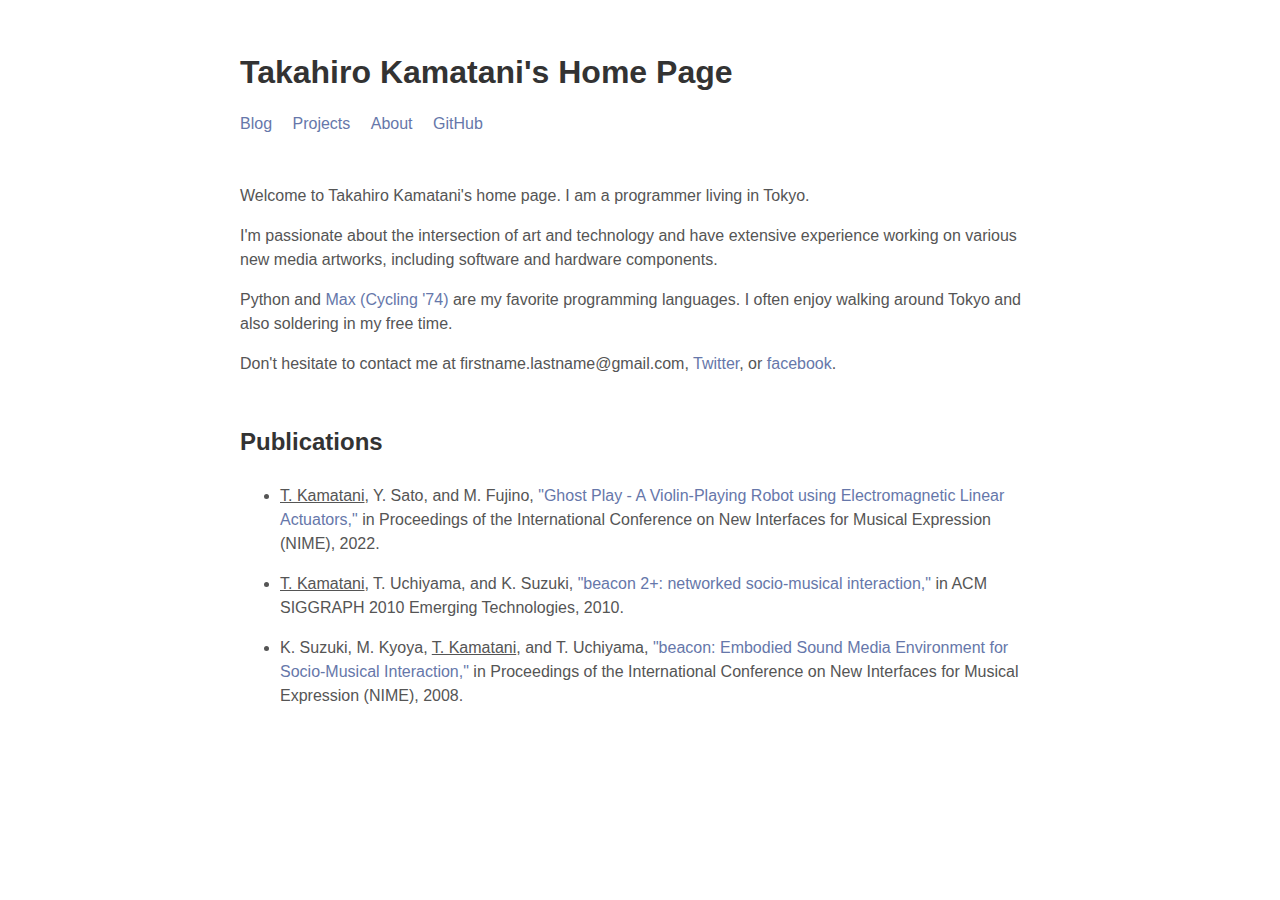
<file: index.html>
<!DOCTYPE html>
<html>
    <head>
        <title>Takahiro Kamatani's Home Page</title>

        <meta charset="utf-8">
        <meta name="viewport" content="width=device-width,initial-scale=1,maximum-scale=1,user-scalable=no">

        <meta name="keywords" content="Takahiro Kamatani,buhii,tkamatani">
        <meta name="description" content="A programmer living in Tokyo">
        <link rel="stylesheet" type="text/css" href="/media/base.css">
        <link rel="icon" type="image/png" href="/favicon.png" />
    </head>
    <body>
        <h1><a href="/">Takahiro Kamatani's Home Page</a></h1>
        <div class="nav">
            
            <a href="/blog/">Blog</a>
            
            <a href="/projects/">Projects</a>
            <a href="/">About</a>
            <a href="https://github.com/buhii/">GitHub</a>

            
        </div>

        
  <div class="introduction">
    <p>
        Welcome to Takahiro Kamatani's home page. I am a programmer living in Tokyo.
    </p>
    <p>
        I'm passionate about the intersection of art and technology and have extensive experience working on various new media artworks, including software and hardware components.
    </p>
    <p>
        Python and <a href="https://cycling74.com/products/max">Max (Cycling '74)</a> are my favorite programming languages. I often enjoy walking around Tokyo and also soldering in my free time.
    </p>
    <p>
        Don't hesitate to contact me at firstname.lastname@gmail.com, <a href="https://twitter.com/buhii">Twitter</a>, or <a href="https://www.facebook.com/takahiro.kamatani">facebook</a>.
    </p>
</div>

<div class="publications">
    <h2>Publications</h2>
    <ul>
        <li><u>T. Kamatani</u>, Y. Sato, and M. Fujino, <a href="https://doi.org/10.21428/92fbeb44.754a50b5">"Ghost Play - A Violin-Playing Robot using Electromagnetic Linear Actuators,"</a> in Proceedings of the International Conference on New Interfaces for Musical Expression (NIME), 2022.</li>
        <li><u>T. Kamatani</u>, T. Uchiyama, and K. Suzuki, <a href="https://dl.acm.org/doi/10.1145/1836821.1836828">"beacon 2+: networked socio-musical interaction,"</a> in ACM SIGGRAPH 2010 Emerging Technologies, 2010.</li>
        <li>K. Suzuki, M. Kyoya, <u>T. Kamatani</u>, and T. Uchiyama, <a href="https://doi.org/10.5281/zenodo.1179633">"beacon: Embodied Sound Media Environment for Socio-Musical Interaction,"</a> in Proceedings of the International Conference on New Interfaces for Musical Expression (NIME), 2008.
    </ul>
</div>


    </body>
</html>
</file>
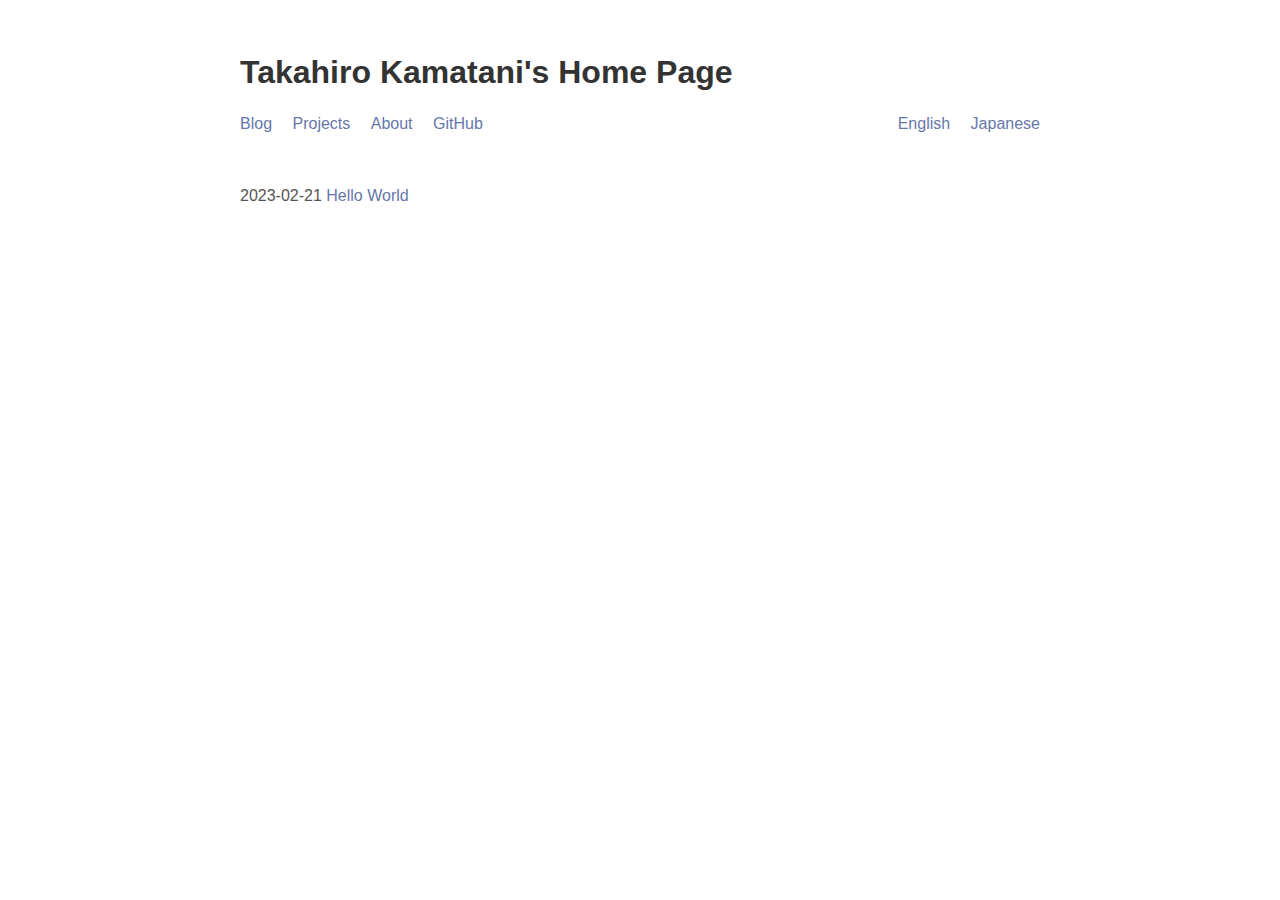
<file: blog/index.html>
<!DOCTYPE html>
<html>
    <head>
        <title>Takahiro Kamatani's Home Page</title>

        <meta charset="utf-8">
        <meta name="viewport" content="width=device-width,initial-scale=1,maximum-scale=1,user-scalable=no">

        <meta name="keywords" content="Takahiro Kamatani,buhii,tkamatani">
        <meta name="description" content="A programmer living in Tokyo">
        <link rel="stylesheet" type="text/css" href="/media/base.css">
        <link rel="icon" type="image/png" href="/favicon.png" />
    </head>
    <body>
        <h1><a href="/">Takahiro Kamatani's Home Page</a></h1>
        <div class="nav">
            
            <a href="/blog/">Blog</a>
            
            <a href="/projects/">Projects</a>
            <a href="/">About</a>
            <a href="https://github.com/buhii/">GitHub</a>

            
            <span class="lang-option">
                <a href="/blog/index.html">English</a>
                <a href="/blog/index_ja.html">Japanese</a>
            </span>
            
        </div>

        

<div class="article-list">

  
  <div class="article-container">
    <span class="article-list-date">
      2023-02-21
    </span>
    <span class="article-list-title">
      <a href="moi.html">
        Hello World
      </a>
    </span>
  </div>
  

</div>


    </body>
</html>
</file>
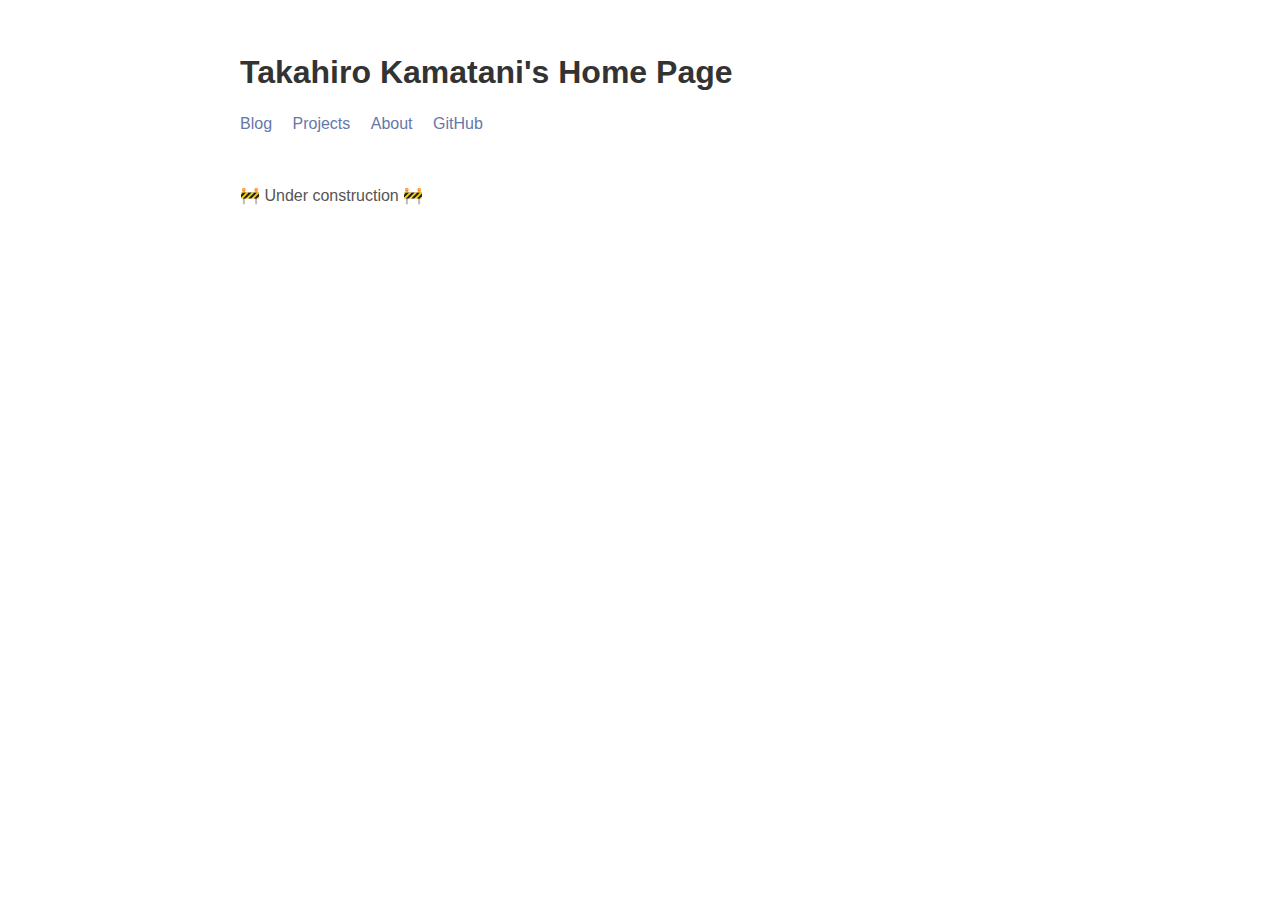
<file: projects/index.html>
<!DOCTYPE html>
<html>
    <head>
        <title>Takahiro Kamatani's Home Page</title>

        <meta charset="utf-8">
        <meta name="viewport" content="width=device-width,initial-scale=1,maximum-scale=1,user-scalable=no">

        <meta name="keywords" content="Takahiro Kamatani,buhii,tkamatani">
        <meta name="description" content="A programmer living in Tokyo">
        <link rel="stylesheet" type="text/css" href="/media/base.css">
        <link rel="icon" type="image/png" href="/favicon.png" />
    </head>
    <body>
        <h1><a href="/">Takahiro Kamatani's Home Page</a></h1>
        <div class="nav">
            <a href="/blog/">Blog</a>
            <a href="/projects/">Projects</a>
            <a href="/">About</a>
            <a href="https://github.com/buhii/">GitHub</a>

            
        </div>

        
  <p class="blink">🚧 Under construction 🚧</p>


    </body>
</html>
</file>
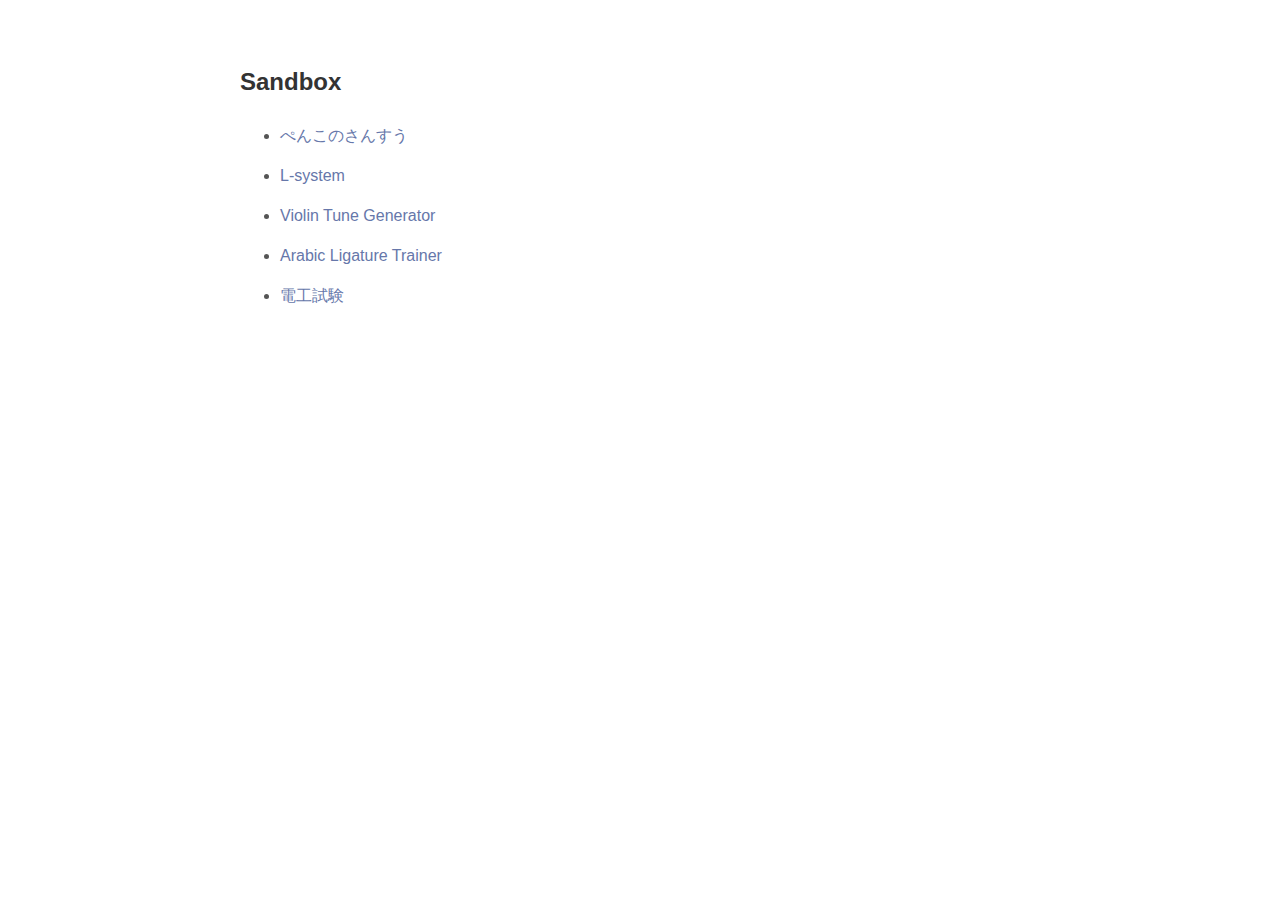
<file: sandbox/index.html>
<!DOCTYPE html>
<html lang="ja">
    <head>
        <meta charset="UTF-8">
        <meta name="viewport" content="width=device-width, initial-scale=1.0">
        <link rel="preconnect" href="https://fonts.googleapis.com">
        <link rel="preconnect" href="https://fonts.gstatic.com" crossorigin>
        <link href="https://fonts.googleapis.com/css2?family=Text+Me+One&display=swap" rel="stylesheet">
        <link rel="stylesheet" type="text/css" href="/media/base.css">
        <link rel="icon" type="image/png" href="/favicon.png" />
    </head>
    <body>
        <h2>Sandbox</h2>
        <ul>
            <li>
                <a href="pg/math.html">ぺんこのさんすう</a>
            </li>
            <li>
                <a href="l-system/index.html">L-system</a>
            </li>
            <li>
                <a href="tuner/index.html">Violin Tune Generator</a>
            </li>
            <li>
                <a href="arabic/arabic_ligature_trainer.html">Arabic Ligature Trainer</a>
            </li>
            <li>
                <a href="denko/index.html">電工試験</a>
            </li>
        </ul>
    </body>
</html>
</file>
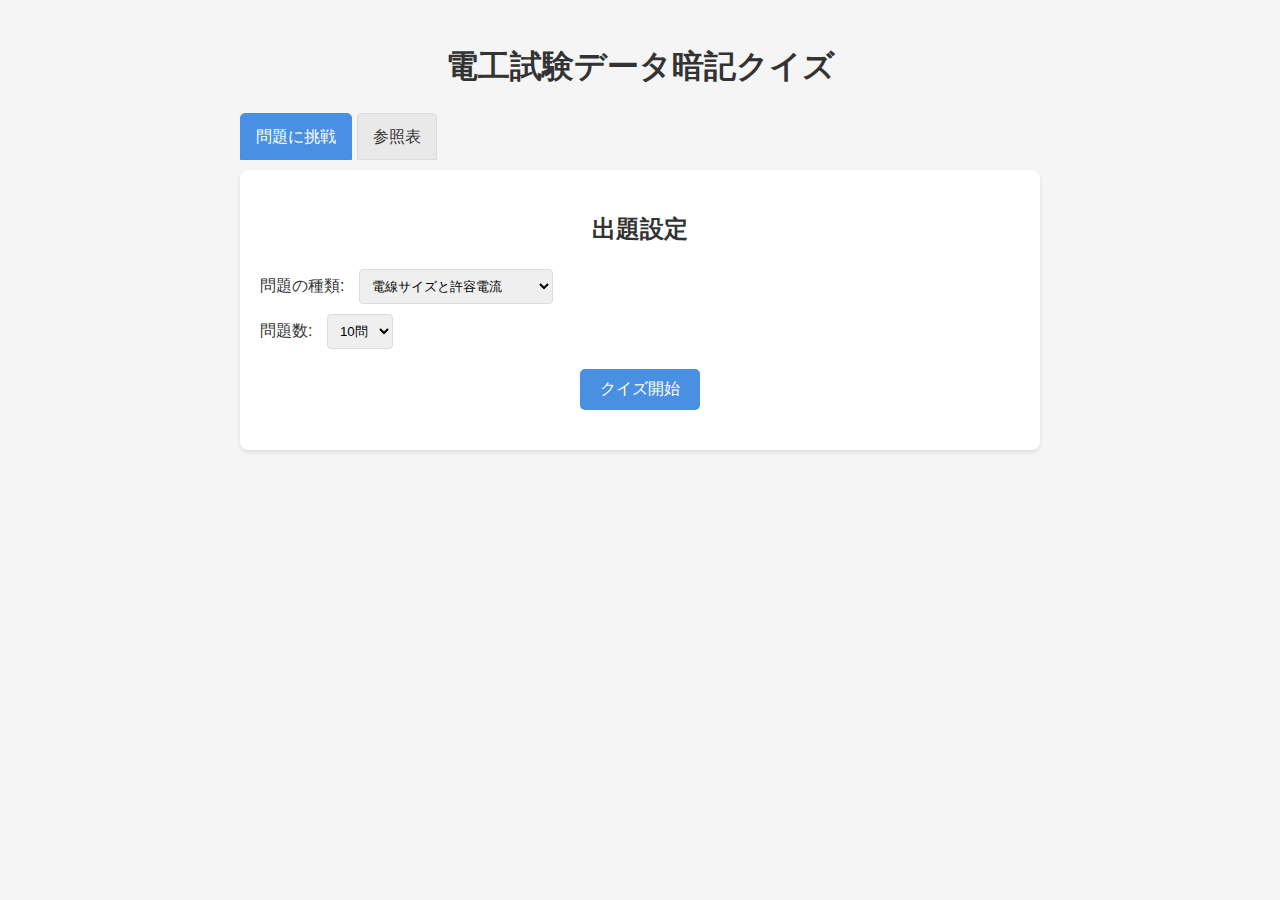
<file: sandbox/denko/index.html>
<!DOCTYPE html>
<html lang="ja">
<head>
    <meta charset="UTF-8">
    <meta name="viewport" content="width=device-width, initial-scale=1.0">
    <title>電工試験データ暗記クイズ</title>
    <style>
        body {
            font-family: 'Hiragino Sans', 'Hiragino Kaku Gothic ProN', Meiryo, sans-serif;
            line-height: 1.6;
            max-width: 800px;
            margin: 0 auto;
            padding: 20px;
            background-color: #f5f5f5;
            color: #333;
        }
        h1, h2 {
            text-align: center;
            margin-bottom: 20px;
        }
        .container {
            background-color: white;
            border-radius: 8px;
            padding: 20px;
            box-shadow: 0 2px 4px rgba(0,0,0,0.1);
            margin-bottom: 20px;
        }
        .quiz-area {
            margin-bottom: 30px;
        }
        .question {
            font-size: 1.2em;
            font-weight: bold;
            margin-bottom: 15px;
            padding: 10px;
            background-color: #f0f7ff;
            border-radius: 5px;
            border-left: 5px solid #4a90e2;
        }
        .options {
            display: grid;
            grid-template-columns: 1fr 1fr;
            gap: 10px;
            margin-bottom: 20px;
        }
        .option {
            padding: 10px 15px;
            background-color: #f1f1f1;
            border: 1px solid #ddd;
            border-radius: 5px;
            cursor: pointer;
            transition: background-color 0.2s;
        }
        .option:hover {
            background-color: #e9e9e9;
        }
        .option.selected {
            background-color: #d4e6f9;
            border-color: #4a90e2;
        }
        .controls {
            display: flex;
            justify-content: center;
            gap: 10px;
            margin-top: 20px;
        }
        button {
            padding: 10px 20px;
            background-color: #4a90e2;
            color: white;
            border: none;
            border-radius: 5px;
            cursor: pointer;
            font-size: 1em;
            transition: background-color 0.2s;
        }
        button:hover {
            background-color: #3a7bc8;
        }
        button:disabled {
            background-color: #cccccc;
            cursor: not-allowed;
        }
        .result {
            padding: 10px 15px;
            margin: 15px 0;
            border-radius: 5px;
            font-weight: bold;
            display: none;
        }
        .correct {
            background-color: #d4edda;
            color: #155724;
            border: 1px solid #c3e6cb;
        }
        .incorrect {
            background-color: #f8d7da;
            color: #721c24;
            border: 1px solid #f5c6cb;
        }
        .stats {
            display: flex;
            justify-content: space-around;
            background-color: #4a90e2;
            color: white;
            padding: 10px;
            border-radius: 5px;
            margin-bottom: 20px;
        }
        .stat-item {
            text-align: center;
        }
        .tab-container {
            margin-bottom: 20px;
        }
        .tab-buttons {
            display: flex;
            gap: 5px;
            margin-bottom: 10px;
        }
        .tab-button {
            padding: 10px 15px;
            background-color: #e9e9e9;
            border: 1px solid #ddd;
            border-radius: 5px 5px 0 0;
            cursor: pointer;
        }
        .tab-button.active {
            background-color: #4a90e2;
            color: white;
            border-color: #4a90e2;
        }
        .tab-content {
            display: none;
        }
        .tab-content.active {
            display: block;
        }
        table {
            width: 100%;
            border-collapse: collapse;
            margin: 20px 0;
        }
        th, td {
            border: 1px solid #ddd;
            padding: 10px;
            text-align: center;
        }
        th {
            background-color: #f2f2f2;
        }
        tr:nth-child(even) {
            background-color: #f9f9f9;
        }
        .settings {
            margin-bottom: 20px;
        }
        .settings label {
            display: block;
            margin-bottom: 10px;
        }
        .settings select {
            padding: 8px;
            margin-left: 10px;
            border-radius: 4px;
            border: 1px solid #ddd;
        }
        .progress-bar-container {
            height: 20px;
            background-color: #e9e9e9;
            border-radius: 10px;
            margin-bottom: 20px;
            overflow: hidden;
        }
        .progress-bar {
            height: 100%;
            background-color: #4a90e2;
            border-radius: 10px;
            width: 0%;
            transition: width 0.3s ease;
        }
    </style>
</head>
<body>
    <h1>電工試験データ暗記クイズ</h1>

    <div class="tab-container">
        <div class="tab-buttons">
            <div class="tab-button active" data-tab="quiz">問題に挑戦</div>
            <div class="tab-button" data-tab="reference">参照表</div>
        </div>

        <div id="quiz-tab" class="tab-content active">
            <div class="container">
                <div class="settings">
                    <h2>出題設定</h2>
                    <label>
                        問題の種類:
                        <select id="quiz-type">
                            <option value="wire-size">電線サイズと許容電流</option>
                            <option value="ring-sleeve">圧着リングスリーブの本数</option>
                            <option value="all">すべて</option>
                        </select>
                    </label>
                    <label>
                        問題数:
                        <select id="question-count">
                            <option value="5">5問</option>
                            <option value="10" selected>10問</option>
                            <option value="15">15問</option>
                            <option value="20">20問</option>
                        </select>
                    </label>
                    <div class="controls">
                        <button id="start-button">クイズ開始</button>
                    </div>
                </div>
            </div>

            <div id="quiz-container" class="container" style="display: none;">
                <div class="stats">
                    <div class="stat-item">
                        問題: <span id="current-question">0</span>/<span id="total-questions">0</span>
                    </div>
                    <div class="stat-item">
                        正解: <span id="correct-count">0</span>
                    </div>
                    <div class="stat-item">
                        正答率: <span id="accuracy">0</span>%
                    </div>
                </div>

                <div class="progress-bar-container">
                    <div class="progress-bar" id="progress-bar"></div>
                </div>

                <div class="quiz-area">
                    <div class="question" id="question-text">問題がここに表示されます</div>
                    <div class="options" id="options-container">
                        <!-- 選択肢がここに表示されます -->
                    </div>
                    <div class="result" id="result-box"></div>
                </div>

                <div class="controls">
                    <button id="check-button" disabled>回答を確認</button>
                    <button id="next-button" disabled>次の問題</button>
                </div>
            </div>

            <div id="results-container" class="container" style="display: none;">
                <h2>クイズ結果</h2>
                <div class="stats">
                    <div class="stat-item">
                        総問題数: <span id="final-total">0</span>
                    </div>
                    <div class="stat-item">
                        正解数: <span id="final-correct">0</span>
                    </div>
                    <div class="stat-item">
                        正答率: <span id="final-accuracy">0</span>%
                    </div>
                </div>
                <div class="controls">
                    <button id="restart-button">もう一度挑戦</button>
                </div>
            </div>
        </div>

        <div id="reference-tab" class="tab-content">
            <div class="container">
                <h2>単線・より線の許容電流</h2>
                <table>
                    <tr>
                        <th>電線の種類</th>
                        <th>サイズ</th>
                        <th>許容電流</th>
                    </tr>
                    <tr>
                        <td>単線</td>
                        <td>1.6mm</td>
                        <td>27A</td>
                    </tr>
                    <tr>
                        <td>単線</td>
                        <td>2.0mm</td>
                        <td>35A</td>
                    </tr>
                    <tr>
                        <td>単線</td>
                        <td>2.6mm</td>
                        <td>48A</td>
                    </tr>
                    <tr>
                        <td>より線</td>
                        <td>2mm²</td>
                        <td>27A</td>
                    </tr>
                    <tr>
                        <td>より線</td>
                        <td>3.5mm²</td>
                        <td>37A</td>
                    </tr>
                    <tr>
                        <td>より線</td>
                        <td>5.5mm²</td>
                        <td>49A</td>
                    </tr>
                </table>

                <h2>圧着リングスリーブの本数</h2>
                <table>
                    <tr>
                        <th>電線の種類</th>
                        <th>サイズ</th>
                        <th>...</th>
                    </tr>
                    <tr>
                        <td>...</td>
                        <td>...</td>
                        <td>...</td>
                    </tr>
                </table>
            </div>
        </div>
    </div>

    <script>
     // データ定義
     const quizData = {
         'wire-size': {
             // 単線・より線の許容電流関連の問題
             '単線_1.6mm': '27A',
             '単線_2.0mm': '35A',
             '単線_2.6mm': '48A',
             'より線_2mm²': '27A',
             'より線_3.5mm²': '37A',
             'より線_5.5mm²': '49A'
         },
         'ring-sleeve': {
             // 圧着リングスリーブの本数関連の問題
             '..._2.0mm^2': '...',
         }
     };

     // 変数初期化
     let currentQuestions = [];
     let currentIndex = 0;
     let correctCount = 0;
     let selectedAnswer = null;

     // DOM要素の取得
     const quizTab = document.getElementById('quiz-tab');
     const referenceTab = document.getElementById('reference-tab');
     const tabButtons = document.querySelectorAll('.tab-button');
     const quizContainer = document.getElementById('quiz-container');
     const resultsContainer = document.getElementById('results-container');
     const startButton = document.getElementById('start-button');
     const checkButton = document.getElementById('check-button');
     const nextButton = document.getElementById('next-button');
     const restartButton = document.getElementById('restart-button');
     const questionText = document.getElementById('question-text');
     const optionsContainer = document.getElementById('options-container');
     const resultBox = document.getElementById('result-box');
     const currentQuestionEl = document.getElementById('current-question');
     const totalQuestionsEl = document.getElementById('total-questions');
     const correctCountEl = document.getElementById('correct-count');
     const accuracyEl = document.getElementById('accuracy');
     const progressBar = document.getElementById('progress-bar');
     const finalTotalEl = document.getElementById('final-total');
     const finalCorrectEl = document.getElementById('final-correct');
     const finalAccuracyEl = document.getElementById('final-accuracy');

     // タブ切り替え機能
     tabButtons.forEach(button => {
         button.addEventListener('click', () => {
             const tabId = button.getAttribute('data-tab');

             // タブボタンのアクティブ状態を切り替え
             tabButtons.forEach(btn => btn.classList.remove('active'));
             button.classList.add('active');

             // タブコンテンツの表示/非表示を切り替え
             document.querySelectorAll('.tab-content').forEach(content => {
                 content.classList.remove('active');
             });

             if (tabId === 'quiz') {
                 quizTab.classList.add('active');
             } else if (tabId === 'reference') {
                 referenceTab.classList.add('active');
             }
         });
     });

     // クイズ開始
     startButton.addEventListener('click', () => {
         const quizType = document.getElementById('quiz-type').value;
         const questionCount = parseInt(document.getElementById('question-count').value);

         // 問題の準備
         prepareQuestions(quizType, questionCount);

         // 表示の切り替え
         document.querySelector('.settings').parentElement.style.display = 'none';
         quizContainer.style.display = 'block';
         resultsContainer.style.display = 'none';

         // 最初の問題を表示
         displayQuestion();
     });

     // 問題の準備
     function prepareQuestions(type, count) {
         currentQuestions = [];
         currentIndex = 0;
         correctCount = 0;

         // 選択された種類の問題を集める
         let allKeys = [];

         if (type === 'all' || type === 'wire-size') {
             allKeys = allKeys.concat(Object.keys(quizData['wire-size']));
         }

         if (type === 'all' || type === 'ring-sleeve') {
             allKeys = allKeys.concat(Object.keys(quizData['ring-sleeve']));
         }

         // ランダムに問題を選択
         shuffleArray(allKeys);

         // 問題数を調整（問題が足りない場合は全問題を使用）
         const finalCount = Math.min(count, allKeys.length);

         for (let i = 0; i < finalCount; i++) {
             const key = allKeys[i];
             let type, answer;

             if (quizData['wire-size'][key]) {
                 type = 'wire-size';
                 answer = quizData['wire-size'][key];
             } else {
                 type = 'ring-sleeve';
                 answer = quizData['ring-sleeve'][key];
             }

             currentQuestions.push({
                 key: key,
                 type: type,
                 answer: answer
             });
         }

         // 統計情報の更新
         updateStats();
     }

     // 問題の表示
     function displayQuestion() {
         if (currentIndex < currentQuestions.length) {
             const question = currentQuestions[currentIndex];
             let questionStr = '';

             // 問題文の作成
             if (question.type === 'wire-size') {
                 const [wireType, size] = question.key.split('_');
                 questionStr = `${wireType}${size}の許容電流は？`;
             } else {
                 const [wireType, size] = question.key.split('_');
                 questionStr = `${wireType}${size}をリングスリーブで圧着する場合の本数は？`;
             }

             questionText.textContent = questionStr;

             // 選択肢の生成
             generateOptions(question);

             // 統計情報の更新
             currentQuestionEl.textContent = currentIndex + 1;
             totalQuestionsEl.textContent = currentQuestions.length;

             // 進捗バーの更新
             const progress = ((currentIndex) / currentQuestions.length) * 100;
             progressBar.style.width = `${progress}%`;

             // ボタンの状態をリセット
             checkButton.disabled = true;
             nextButton.disabled = true;

             // 結果表示をリセット
             resultBox.style.display = 'none';

             // 選択状態をリセット
             selectedAnswer = null;
         } else {
             // クイズ終了
             showResults();
         }
     }

     // 選択肢の生成
     function generateOptions(question) {
         optionsContainer.innerHTML = '';

         // 正解の選択肢
         const correctAnswer = question.answer;
         let options = [correctAnswer];

         // 不正解の選択肢を生成
         if (question.type === 'wire-size') {
             // 許容電流の場合の不正解選択肢
             const otherCurrents = ['17A', '27A', '35A', '37A', '48A', '49A', '60A'];
             for (let i = 0; i < 3; i++) {
                 let randomCurrent;
                 do {
                     randomCurrent = otherCurrents[Math.floor(Math.random() * otherCurrents.length)];
                 } while (options.includes(randomCurrent));
                 options.push(randomCurrent);
             }
         } else {
             // リングスリーブの本数の場合の不正解選択肢
             const otherCounts = ['1本', '2本', '3本', '4本'];
             for (let i = 0; i < 3; i++) {
                 let randomCount;
                 do {
                     randomCount = otherCounts[Math.floor(Math.random() * otherCounts.length)];
                 } while (options.includes(randomCount));
                 options.push(randomCount);
             }
         }

         // 選択肢をシャッフル
         shuffleArray(options);

         // 選択肢を表示
         options.forEach(option => {
             const optionElement = document.createElement('div');
             optionElement.className = 'option';
             optionElement.textContent = option;
             optionElement.addEventListener('click', () => selectOption(optionElement, option));
             optionsContainer.appendChild(optionElement);
         });
     }

     // 選択肢の選択
     function selectOption(element, answer) {
         // 前の選択を解除
         document.querySelectorAll('.option').forEach(opt => {
             opt.classList.remove('selected');
         });

         // 新しい選択を設定
         element.classList.add('selected');
         selectedAnswer = answer;

         // 確認ボタンを有効化
         checkButton.disabled = false;
     }

     // 回答の確認
     checkButton.addEventListener('click', () => {
         if (!selectedAnswer) return;

         const question = currentQuestions[currentIndex];
         const isCorrect = selectedAnswer === question.answer;

         // 結果表示
         resultBox.style.display = 'block';

         if (isCorrect) {
             resultBox.textContent = '正解です！';
             resultBox.className = 'result correct';
             correctCount++;
         } else {
             resultBox.textContent = `不正解です。正解は ${question.answer} です。`;
             resultBox.className = 'result incorrect';
         }

         // 統計情報の更新
         updateStats();

         // ボタンの状態を更新
         checkButton.disabled = true;
         nextButton.disabled = false;
     });

     // 次の問題へ
     nextButton.addEventListener('click', () => {
         currentIndex++;
         displayQuestion();
     });

     // 再挑戦
     restartButton.addEventListener('click', () => {
         resultsContainer.style.display = 'none';
         document.querySelector('.settings').parentElement.style.display = 'block';
     });

     // 統計情報の更新
     function updateStats() {
         correctCountEl.textContent = correctCount;

         // 正答率の計算
         let accuracy = 0;
         if (currentIndex > 0) {
             accuracy = Math.round((correctCount / (currentIndex + 1)) * 100);
         }
         accuracyEl.textContent = accuracy;
     }

     // 結果の表示
     function showResults() {
         quizContainer.style.display = 'none';
         resultsContainer.style.display = 'block';

         finalTotalEl.textContent = currentQuestions.length;
         finalCorrectEl.textContent = correctCount;

         const finalAccuracy = Math.round((correctCount / currentQuestions.length) * 100);
         finalAccuracyEl.textContent = finalAccuracy;
     }

     // 配列のシャッフル
     function shuffleArray(array) {
         for (let i = array.length - 1; i > 0; i--) {
             const j = Math.floor(Math.random() * (i + 1));
             [array[i], array[j]] = [array[j], array[i]];
         }
         return array;
     }
    </script>
</body>
</html>
</file>
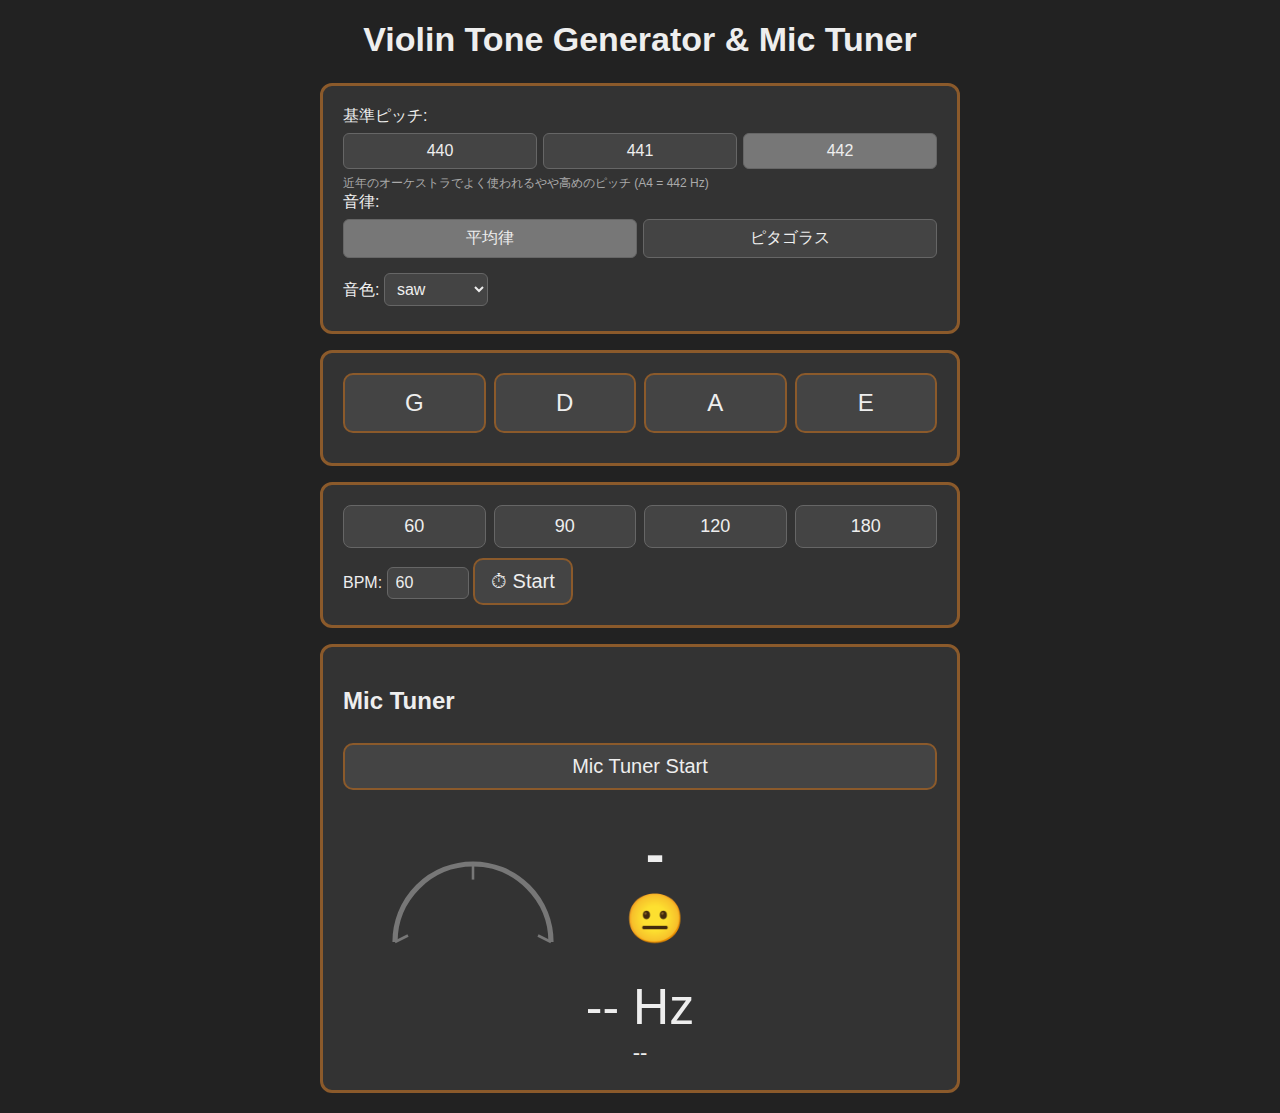
<file: sandbox/tuner/index.html>
<!DOCTYPE html>
<html lang="ja">
<head>
<meta charset="UTF-8" />
<title>Violin Tone Generator & Mic Tuner</title>
<style>
  body {
    background: #222;
    color: #eee;
    font-family: sans-serif;
    display: flex;
    flex-direction: column;
    align-items: stretch;
    padding: 20px 10px;
    max-width: 640px;
    margin: 0 auto;
  }
  .panel {
    border: 3px solid #8b5a2b;
    border-radius: 12px;
    padding: 20px;
    margin-top: 16px;
    background: #333;
    width: 100%;
    box-sizing: border-box;
  }
  button.string-btn {
    font-size: 24px;
    padding: 14px 10px;
    background: #444;
    color: #eee;
    border: 2px solid #8b5a2b;
    border-radius: 10px;
    cursor: pointer;
    width: 100%;
  }
  button.string-btn:active {
    background: #666;
  }
  button.string-btn.active {
    background: #888;
  }
  select, input {
    margin: 5px 0;
    padding: 6px 8px;
    font-size: 16px;
    background: #444;
    color: #eee;
    border: 1px solid #666;
    border-radius: 6px;
  }
  .sub-label {
    font-size: 12px;
    color: #aaa;
    margin-top: 4px;
  }
  .freq-display {
    margin-top: 10px;
    font-size: 16px;
    color: #bbb;
    text-align: center;
  }
  .bpm-presets {
    margin-bottom: 10px;
    display: grid;
    grid-template-columns: repeat(4, minmax(0, 1fr));
    gap: 8px;
  }
  .bpm-btn {
    font-size: 18px;
    padding: 10px 0;
    background: #444;
    color: #eee;
    border: 1px solid #666;
    border-radius: 8px;
    cursor: pointer;
    width: 100%;
  }
  .bpm-btn:hover {
    background: #555;
  }
  #metroToggle {
    font-size: 20px;
    padding: 10px 16px;
    border-radius: 10px;
    border: 2px solid #8b5a2b;
    background: #444;
    color: #eee;
    cursor: pointer;
  }
  .pitch-buttons {
    display: flex;
    gap: 6px;
    margin: 6px 0;
  }
  .pitch-btn {
    flex: 1;
    padding: 8px 0;
    background: #444;
    color: #eee;
    border: 1px solid #666;
    border-radius: 6px;
    font-size: 16px;
    cursor: pointer;
  }
  .pitch-btn.active {
    background: #777;
  }
  .temperament-buttons {
    display: flex;
    gap: 6px;
    margin: 6px 0 10px 0;
  }
  .temp-btn {
    flex: 1;
    padding: 8px 0;
    background: #444;
    color: #eee;
    border: 1px solid #666;
    border-radius: 6px;
    font-size: 16px;
    cursor: pointer;
  }
  .temp-btn.active {
    background: #777;
  }
  .mic-hz-display {
    margin-top: 10px;
    font-size: clamp(34px, 9vw, 50px);
    text-align: center;
  }
  .mic-note-display {
    margin-top: 4px;
    font-size: 22px;
    text-align: center;
  }
  .string-grid {
    display: grid;
    grid-template-columns: repeat(4, minmax(0, 1fr));
    gap: 8px;
  }
  .tuner-meter {
    margin-top: 12px;
    display: flex;
    justify-content: center;
  }
  .tuner-meter svg {
    width: 100%;
    max-width: 260px;
  }
  #tunerNeedle {
    transform-origin: 100px 100px;
    transition: transform 0.08s linear;
  }
  @media (max-width: 480px) {
    h1 {
      font-size: 26px;
      text-align: center;
    }
    .panel {
      padding: 16px;
    }
    button.string-btn {
      font-size: 24px;
      padding: 14px 8px;
    }
    .bpm-btn {
      font-size: 18px;
      padding: 10px 0;
    }
  }

  h1 {
    font-size: clamp(26px, 7vw, 34px);
    text-align: center;
    margin: 0 0 8px;
  }
  #micToggle {
    font-size: 20px;
    padding: 10px 16px;
    border-radius: 10px;
    border: 2px solid #8b5a2b;
    background: #444;
    color: #eee;
    cursor: pointer;
    width: 100%;
    margin-top: 8px;
  }
  .tuner-row {
    display: flex;
    align-items: center;
    gap: 12px;
    margin-top: 10px;
  }
  .tuner-side {
    display: flex;
    flex-direction: column;
    align-items: center;
    justify-content: center;
    min-width: 80px;
  }
  .mic-target-note {
    font-size: clamp(40px, 12vw, 56px);
    font-weight: bold;
  }
  .mic-face {
    font-size: clamp(32px, 10vw, 48px);
    margin-top: 4px;
  }
  #tunerNeedle {
    transform-origin: 100px 100px;
    transition: transform 0.08s linear, opacity 0.08s linear;
    opacity: 0;
  }
</style>
</head>
<body>
  <h1>Violin Tone Generator & Mic Tuner</h1>

    <div class="panel">
    <label>基準ピッチ: </label>
    <div class="pitch-buttons">
      <button class="pitch-btn" data-pitch="440">440</button>
      <button class="pitch-btn" data-pitch="441">441</button>
      <button class="pitch-btn" data-pitch="442">442</button>
    </div>
    <select id="refPitch" style="display:none">
      <option value="440">440 Hz</option>
      <option value="441">441 Hz</option>
      <option value="442" selected>442 Hz</option>
    </select>
    <div id="refPitchLabel" class="sub-label"></div>

    <label>音律: </label>
    <div class="temperament-buttons">
      <button class="temp-btn" data-temp="equal">平均律</button>
      <button class="temp-btn" data-temp="pythagorean">ピタゴラス</button>
    </div>
    <select id="temperament" style="display:none">
      <option value="equal" selected>平均律</option>
      <option value="pythagorean">ピタゴラス</option>
    </select>

    <label>音色: </label>
    <select id="timbre">
      <option value="sine">sine</option>
      <option value="harmonic">harmonic</option>
      <option value="saw" selected>saw</option>
      <option value="fm">fm</option>
    </select>
  </div>

      <div class="panel">
    <div class="string-grid">
      <button class="string-btn" data-note="G3">G</button>
      <button class="string-btn" data-note="D4">D</button>
      <button class="string-btn" data-note="A4">A</button>
      <button class="string-btn" data-note="E5">E</button>
    </div>
    <div id="freqDisplay" class="freq-display"></div>
  </div>

    <div class="panel">
    <div class="bpm-presets">
      <button class="bpm-btn" data-bpm="60">60</button>
      <button class="bpm-btn" data-bpm="90">90</button>
      <button class="bpm-btn" data-bpm="120">120</button>
      <button class="bpm-btn" data-bpm="180">180</button>
    </div>
    <label>BPM:</label>
    <input id="bpm" type="number" value="60" min="30" max="240" step="1" list="bpmList" />
    <datalist id="bpmList">
      <option value="40"></option>
      <option value="50"></option>
      <option value="60"></option>
      <option value="72"></option>
      <option value="80"></option>
      <option value="96"></option>
      <option value="100"></option>
      <option value="120"></option>
      <option value="144"></option>
    </datalist>
    <button id="metroToggle">⏱ Start</button>
  </div>

      <div class="panel">
    <h2>Mic Tuner</h2>
    <button id="micToggle">Mic Tuner Start</button>
    <div class="tuner-row">
      <div class="tuner-meter">
        <svg viewBox="0 0 200 120">
          <!-- arc -->
          <path d="M40 100 A60 60 0 0 1 160 100" fill="none" stroke="#777" stroke-width="4" />
          <!-- ticks -->
          <line x1="40" y1="100" x2="50" y2="95" stroke="#777" stroke-width="2" />
          <line x1="100" y1="40" x2="100" y2="52" stroke="#777" stroke-width="2" />
          <line x1="160" y1="100" x2="150" y2="95" stroke="#777" stroke-width="2" />
          <!-- needle group -->
          <g id="tunerNeedle">
            <line x1="100" y1="100" x2="100" y2="44" stroke="#e74c3c" stroke-width="4" stroke-linecap="round" />
            <circle cx="100" cy="100" r="4" fill="#e74c3c" />
          </g>
        </svg>
      </div>
      <div class="tuner-side">
        <div id="micTargetNote" class="mic-target-note">-</div>
        <div id="micFace" class="mic-face">😐</div>
      </div>
    </div>
    <div id="micHz" class="mic-hz-display">-- Hz</div>
    <div id="micNote" class="mic-note-display">--</div>
    <div id="micStatus" class="sub-label"></div>
  </div>

<script>
// ==========================
// Audio context
// ==========================
const audioCtx = new (window.AudioContext || window.webkitAudioContext)();
let activeOsc = null;
let activeGain = null;
let activeNote = null;
let activeButton = null;
let metroInterval = null;
let micRunning = false;
let micStream = null;
let micSource = null;
let micAnalyser = null;
let micData = null;
let micAnimId = null;

// ==========================
// Frequency mapping
// ==========================
function getFreq(note, baseA) {
  // note: 'A4','D4','G3','E5'
  const temperament = document.getElementById('temperament').value;

  const ratios_equal = {
    'A4': 1,
    // MIDI: G3=55, D4=62, A4=69, E5=76
    'D4': Math.pow(2, -7/12),
    'G3': Math.pow(2, -14/12),
    'E5': Math.pow(2, 7/12)
  };

  const ratios_pyth = {
    // Pythagorean from A4: D4 and G3 are pure fifths down, E5 is a pure fifth up
    'A4': 1,
    'D4': 2/3,
    'G3': 4/9,
    'E5': 3/2
  };

  const table = temperament === 'pythagorean' ? ratios_pyth : ratios_equal;
  return baseA * table[note];
}

const pitchInfo = {
  440: "標準的なコンサートピッチ (A4 = 440 Hz)",
  441: "ウィーン・フィルなどで用いられることがあるとされるピッチ (A4 = 441 Hz)",
  442: "近年のオーケストラでよく使われるやや高めのピッチ (A4 = 442 Hz)"
};

function updateRefPitchLabel() {
  const sel = document.getElementById('refPitch');
  const labelDiv = document.getElementById('refPitchLabel');
  if (!sel || !labelDiv) return;
  const v = sel.value;
  labelDiv.textContent = pitchInfo[v] || "";
}

document.getElementById('refPitch').addEventListener('change', updateRefPitchLabel);
updateRefPitchLabel();

const pitchButtons = document.querySelectorAll('.pitch-btn');

function syncPitchButtons() {
  const sel = document.getElementById('refPitch');
  if (!sel) return;
  const v = sel.value;
  pitchButtons.forEach(btn => {
    btn.classList.toggle('active', btn.dataset.pitch === v);
  });
}

pitchButtons.forEach(btn => {
  btn.addEventListener('click', () => {
    const v = btn.dataset.pitch;
    const sel = document.getElementById('refPitch');
    if (sel) sel.value = v;
    updateRefPitchLabel();
    syncPitchButtons();
  });
});

syncPitchButtons();

// ==========================
// ADSR envelope
// ==========================
function applyADSR(gainNode, now) {
  const a = 0.015;
  const d = 0.06;
  const s = 0.7;
  const r = 0.08;

  gainNode.gain.cancelScheduledValues(now);
  gainNode.gain.setValueAtTime(0, now);
  gainNode.gain.linearRampToValueAtTime(1, now + a);
  gainNode.gain.linearRampToValueAtTime(s, now + a + d);

  return { release: r };
}

function releaseADSR(gainNode, now, r) {
  gainNode.gain.cancelScheduledValues(now);
  gainNode.gain.setValueAtTime(gainNode.gain.value, now);
  gainNode.gain.linearRampToValueAtTime(0, now + r);
}

// ==========================
// Timbres
// ==========================
function makeTimbre(freq) {
  const tim = document.getElementById('timbre').value;
  const osc = audioCtx.createOscillator();

  if (tim === 'sine') {
    osc.type = 'sine';
  } else if (tim === 'saw') {
    osc.type = 'sawtooth';
  } else if (tim === 'harmonic') {
    // harmonic summing with periodicWave
    const real = new Float32Array([0,1,0.4,0.2,0.1]);
    const imag = new Float32Array(real.length);
    const wave = audioCtx.createPeriodicWave(real, imag);
    osc.setPeriodicWave(wave);
  } else if (tim === 'fm') {
    // FM synth: carrier + modulator
    const mod = audioCtx.createOscillator();
    const modGain = audioCtx.createGain();
    mod.frequency.setValueAtTime(freq * 1.5, audioCtx.currentTime);
    modGain.gain.setValueAtTime(50, audioCtx.currentTime);
    mod.connect(modGain);
    modGain.connect(osc.frequency);
    mod.start();
    osc._mod = mod; // store to stop later
    osc._modGain = modGain;
  } else if (tim === 'pluck') {
    osc.type = 'triangle';
  }

  osc.frequency.setValueAtTime(freq, audioCtx.currentTime);
  return osc;
}

function displayFrequency(note, freq, baseA) {
  const temperament = document.getElementById('temperament').value;
  const tempLabel = temperament === 'pythagorean' ? 'ピタゴラス音律' : '平均律';
  const div = document.getElementById('freqDisplay');
  if (!div) return;
  div.textContent = `${note} ≒ ${freq.toFixed(2)} Hz (${tempLabel}, A4 = ${baseA} Hz)`;
}

// ==========================
// Play / stop note (toggle)
// ==========================
function playNote(note, button) {
  // when tone generator plays, stop mic tuner
  stopMicTuner();

  // stop current if any
  stopCurrentNote();

  const baseA = parseFloat(document.getElementById('refPitch').value);
  const f = getFreq(note, baseA);
  displayFrequency(note, f, baseA);

  const osc = makeTimbre(f);
  const gainNode = audioCtx.createGain();

  osc.connect(gainNode).connect(audioCtx.destination);

  const now = audioCtx.currentTime;
  const env = applyADSR(gainNode, now);

  osc.start(now);
  activeOsc = osc;
  activeGain = gainNode;
  activeNote = note;
  activeButton = button || null;
  if (activeButton) activeButton.classList.add('active');
  activeOsc._release = env.release;
}

function stopCurrentNote() {
  if (!activeOsc) return;
  const now = audioCtx.currentTime;
  releaseADSR(activeGain, now, activeOsc._release || 0.08);
  activeOsc.stop(now + (activeOsc._release || 0.08) + 0.01);
  if (activeOsc._mod) activeOsc._mod.stop(now + (activeOsc._release || 0.08) + 0.01);
  if (activeButton) activeButton.classList.remove('active');
  activeOsc = null;
  activeGain = null;
  activeNote = null;
  activeButton = null;
}

// ==========================
// Button events
// ==========================
const btns = document.querySelectorAll('.string-btn');
btns.forEach(btn => {
  btn.addEventListener('click', () => {
    const note = btn.dataset.note;
    if (activeNote === note) {
      stopCurrentNote();
    } else {
      playNote(note, btn);
    }
  });
});

// Keyboard
const tempButtons = document.querySelectorAll('.temp-btn');

function syncTempButtons() {
  const sel = document.getElementById('temperament');
  if (!sel) return;
  const v = sel.value;
  tempButtons.forEach(btn => {
    btn.classList.toggle('active', btn.dataset.temp === v);
  });
}

tempButtons.forEach(btn => {
  btn.addEventListener('click', () => {
    const v = btn.dataset.temp;
    const sel = document.getElementById('temperament');
    if (sel) sel.value = v;
    syncTempButtons();
  });
});

syncTempButtons();

// Keyboard
const keyMap = {
  'g': 'G3',
  'd': 'D4',
  'a': 'A4',
  'e': 'E5'
};

window.addEventListener('keydown', e => {
  if (e.repeat) return;
  const note = keyMap[e.key];
  if (!note) return;
  if (activeNote === note) {
    stopCurrentNote();
  } else {
    const btn = Array.from(btns).find(b => b.dataset.note === note) || null;
    playNote(note, btn);
  }
});

// ==========================
// YIN-based f0 estimation for Mic Tuner
// ==========================
function yin(buffer, sampleRate) {
  const threshold = 0.1;
  const size = buffer.length;
  const maxTau = Math.floor(size / 2);
  const diff = new Float32Array(maxTau);

  // step 1: difference function
  for (let tau = 0; tau < maxTau; tau++) {
    let sum = 0;
    for (let i = 0; i < maxTau; i++) {
      const delta = buffer[i] - buffer[i + tau];
      sum += delta * delta;
    }
    diff[tau] = sum;
  }

  // step 2: cumulative mean normalized difference function
  const cmnd = new Float32Array(maxTau);
  cmnd[0] = 1;
  let runningSum = 0;
  for (let tau = 1; tau < maxTau; tau++) {
    runningSum += diff[tau];
    cmnd[tau] = diff[tau] * tau / (runningSum || 1);
  }

  // step 3: absolute threshold
  let tauEstimate = -1;
  for (let tau = 2; tau < maxTau; tau++) {
    if (cmnd[tau] < threshold) {
      while (tau + 1 < maxTau && cmnd[tau + 1] < cmnd[tau]) {
        tau++;
      }
      tauEstimate = tau;
      break;
    }
  }
  if (tauEstimate === -1) return null;

  // step 4: parabolic interpolation
  let betterTau = tauEstimate;
  if (tauEstimate > 1 && tauEstimate < maxTau - 1) {
    const x0 = cmnd[tauEstimate - 1];
    const x1 = cmnd[tauEstimate];
    const x2 = cmnd[tauEstimate + 1];
    const denom = 2 * (2 * x1 - x2 - x0) || 1;
    betterTau = tauEstimate + (x2 - x0) / denom;
  }

  const freq = sampleRate / betterTau;
  if (freq < 50 || freq > 2000) return null;
  return freq;
}

function nearestViolinNote(freq, baseA) {
  const notes = ['G3', 'D4', 'A4', 'E5'];
  let bestNote = null;
  let bestAbsCents = Infinity;
  let bestCents = 0;

  notes.forEach(note => {
    const fTarget = getFreq(note, baseA);
    if (!fTarget || fTarget <= 0) return;
    const cents = 1200 * Math.log2(freq / fTarget);
    const absC = Math.abs(cents);
    if (absC < bestAbsCents) {
      bestAbsCents = absC;
      bestCents = cents;
      bestNote = note;
    }
  });

  if (!bestNote) return null;
  return { note: bestNote, cents: bestCents };
}

function updateMicDisplay(freq) {
  const hzDiv = document.getElementById('micHz');
  const noteDiv = document.getElementById('micNote');
  const targetDiv = document.getElementById('micTargetNote');
  const faceDiv = document.getElementById('micFace');
  if (!hzDiv || !noteDiv) return;

  if (!freq) {
    hzDiv.textContent = '-- Hz';
    noteDiv.textContent = '--';
    if (targetDiv) {
      targetDiv.textContent = '-';
      targetDiv.style.color = '#eee';
    }
    if (faceDiv) {
      faceDiv.textContent = '😐';
    }
    updateTunerMeter(null);
    return;
  }

  const baseA = parseFloat(document.getElementById('refPitch').value) || 440;
  const nearest = nearestViolinNote(freq, baseA);

  hzDiv.textContent = freq.toFixed(2) + ' Hz';
  if (nearest) {
    const cents = nearest.cents;
    const absC = Math.abs(cents);
    if (absC <= 150) {
      const letter = nearest.note.charAt(0);
      const sign = cents > 0 ? '+' : '';
      noteDiv.textContent = `${letter} (${sign}${cents.toFixed(1)} cent)`;
      if (targetDiv) {
        targetDiv.textContent = letter;
        if (absC <= 5) {
          targetDiv.style.color = '#4caf50';
        } else if (absC <= 20) {
          targetDiv.style.color = '#f1c40f';
        } else {
          targetDiv.style.color = '#e74c3c';
        }
      }
      if (faceDiv) {
        if (absC <= 5) faceDiv.textContent = '😄';
        else if (absC <= 20) faceDiv.textContent = '🙂';
        else faceDiv.textContent = '😣';
      }
      updateTunerMeter(cents);
    } else {
      noteDiv.textContent = '--';
      if (targetDiv) {
        targetDiv.textContent = '-';
        targetDiv.style.color = '#eee';
      }
      if (faceDiv) {
        faceDiv.textContent = '😐';
      }
      updateTunerMeter(null);
    }
  } else {
    noteDiv.textContent = '--';
    if (targetDiv) {
      targetDiv.textContent = '-';
      targetDiv.style.color = '#eee';
    }
    if (faceDiv) {
      faceDiv.textContent = '😐';
    }
    updateTunerMeter(null);
  }
}

function updateTunerMeter(cents) {
  const needle = document.getElementById('tunerNeedle');
  if (!needle) return;
  if (cents == null || isNaN(cents)) {
    needle.style.opacity = '0';
    needle.style.transform = 'rotate(0deg)';
    return;
  }
  const clamped = Math.max(-100, Math.min(100, cents));
  const angle = (clamped / 100) * 60; // -60deg to +60deg
  needle.style.opacity = '1';
  needle.style.transform = `rotate(${angle}deg)`;
}

function setMicStatus(cents) {
  const needle = document.getElementById('tunerNeedle');
  if (!needle) return;
  if (cents == null || isNaN(cents)) {
    needle.style.transform = 'rotate(0deg)';
    return;
  }
  const clamped = Math.max(-100, Math.min(100, cents));
  const angle = (clamped / 100) * 60; // -60deg to +60deg
  needle.style.transform = `rotate(${angle}deg)`;
}

function setMicStatus(msg) {
  const div = document.getElementById('micStatus');
  if (!div) return;
  div.textContent = msg || '';
}

async function startMicTuner() {
  if (micRunning) return;
  if (!navigator.mediaDevices || !navigator.mediaDevices.getUserMedia) {
    setMicStatus('このブラウザではマイク入力が利用できません');
    return;
  }
  try {
    micStream = await navigator.mediaDevices.getUserMedia({ audio: true });
  } catch (e) {
    setMicStatus('マイクへのアクセスが許可されませんでした');
    return;
  }

  micSource = audioCtx.createMediaStreamSource(micStream);
  micAnalyser = audioCtx.createAnalyser();
  micAnalyser.fftSize = 2048;
  micData = new Float32Array(micAnalyser.fftSize);
  micSource.connect(micAnalyser);

  micRunning = true;
  const btn = document.getElementById('micToggle');
  if (btn) btn.textContent = 'Mic Tuner Stop';
  setMicStatus('Listening...');
  micLoop();
}

function stopMicTuner() {
  if (!micRunning) return;
  micRunning = false;
  if (micAnimId) cancelAnimationFrame(micAnimId);
  if (micSource && micAnalyser) {
    try { micSource.disconnect(); } catch (e) {}
    try { micAnalyser.disconnect(); } catch (e) {}
  }
  if (micStream) {
    micStream.getTracks().forEach(t => t.stop());
  }
  micStream = null;
  micSource = null;
  micAnalyser = null;
  micData = null;

  const btn = document.getElementById('micToggle');
  if (btn) btn.textContent = 'Mic Tuner Start';
  setMicStatus('Stopped');
}

function micLoop() {
  if (!micRunning || !micAnalyser || !micData) return;
  micAnalyser.getFloatTimeDomainData(micData);

  // RMS チェックで無音を除外
  let rms = 0;
  for (let i = 0; i < micData.length; i++) {
    const v = micData[i];
    rms += v * v;
  }
  rms = Math.sqrt(rms / micData.length);
  if (rms < 0.005) {
    updateMicDisplay(null);
  } else {
    const freq = yin(micData, audioCtx.sampleRate);
    updateMicDisplay(freq);
  }

  micAnimId = requestAnimationFrame(micLoop);
}

// ==========================
// Metronome
// ==========================
function startMetronome() {
  const bpm = parseInt(document.getElementById('bpm').value);
  const intervalMs = 60000 / bpm;

  metroInterval = setInterval(() => {
    const osc = audioCtx.createOscillator();
    const g = audioCtx.createGain();
    osc.type = 'square';
    osc.frequency.setValueAtTime(1000, audioCtx.currentTime);
    g.gain.setValueAtTime(0.7, audioCtx.currentTime);
    osc.connect(g).connect(audioCtx.destination);
    osc.start();
    osc.stop(audioCtx.currentTime + 0.05);
  }, intervalMs);
}

function stopMetronome() {
  clearInterval(metroInterval);
  metroInterval = null;
}

const bpmButtons = document.querySelectorAll('.bpm-btn');

bpmButtons.forEach(btn => {
  btn.addEventListener('click', () => {
    const bpmValue = parseInt(btn.dataset.bpm, 10);
    const bpmInput = document.getElementById('bpm');
    if (bpmInput) {
      bpmInput.value = bpmValue;
    }
    if (metroInterval) {
      stopMetronome();
      startMetronome();
      document.getElementById('metroToggle').innerText = '⏱ Stop';
    }
  });
});

document.getElementById('metroToggle').onclick = () => {
  if (!metroInterval) {
    startMetronome();
    document.getElementById('metroToggle').innerText = '⏱ Stop';
  } else {
    stopMetronome();
    document.getElementById('metroToggle').innerText = '⏱ Start';
  }
};

// Mic toggle button
const micToggleBtn = document.getElementById('micToggle');
if (micToggleBtn) {
  micToggleBtn.addEventListener('click', () => {
    if (micRunning) {
      stopMicTuner();
    } else {
      startMicTuner();
    }
  });
}
</script>
</body>
</html>
</file>
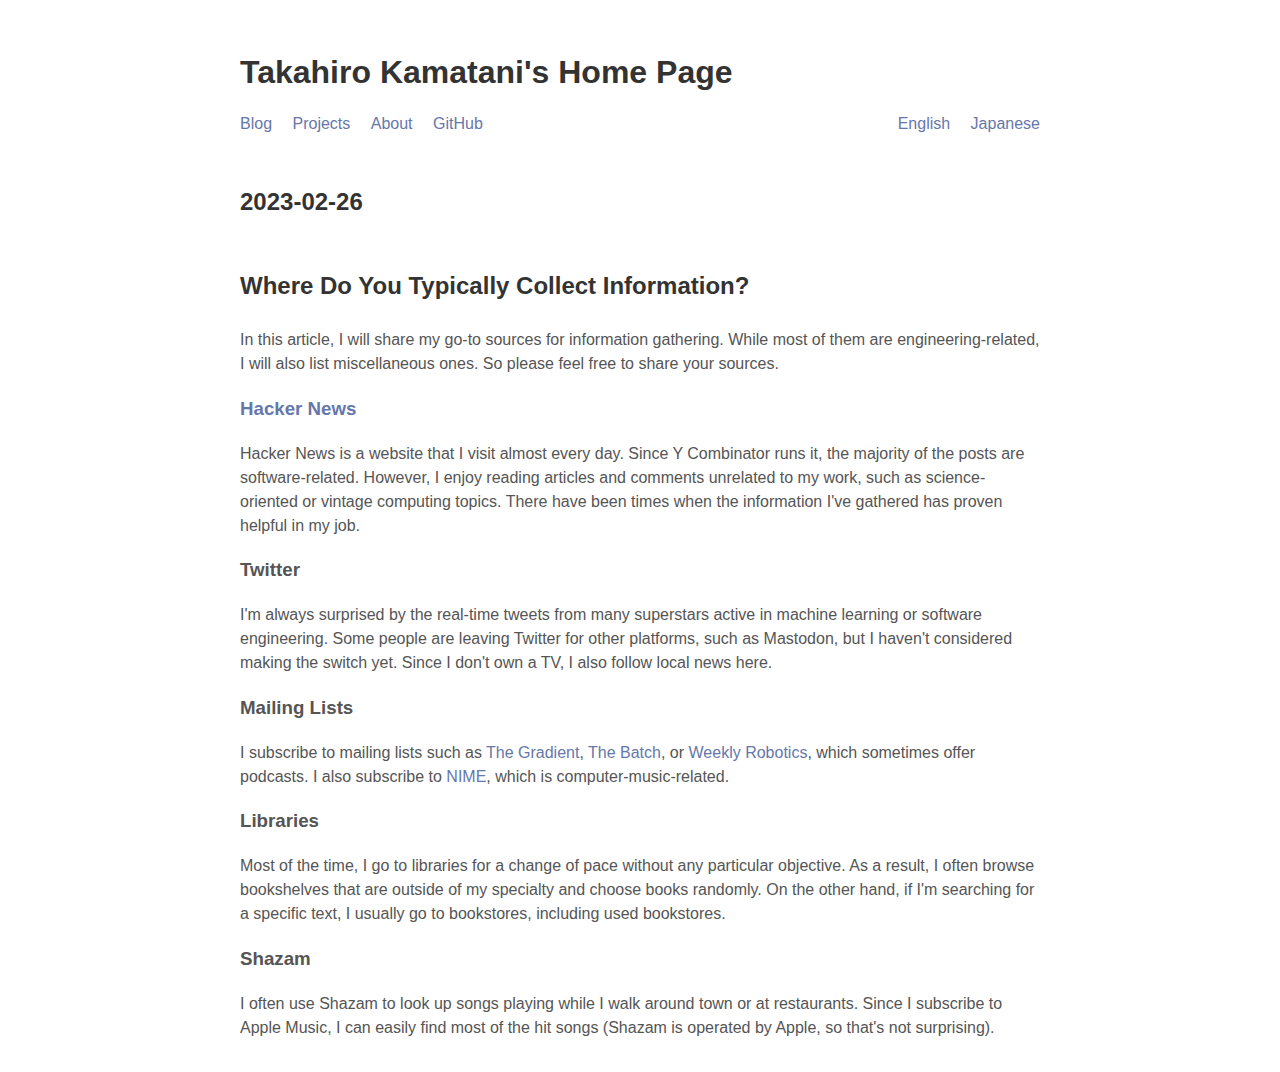
<file: blog/collecting-information.html>
<!DOCTYPE html>
<html>
    <head>
        <title>Takahiro Kamatani's Home Page - Where Do You Typically Collect Information?</title>

        <meta charset="utf-8">
        <meta name="viewport" content="width=device-width,initial-scale=1,maximum-scale=1,user-scalable=no">

        <meta name="keywords" content="Takahiro Kamatani,buhii,tkamatani">
        <meta name="description" content="A programmer living in Tokyo">
        <link rel="stylesheet" type="text/css" href="/media/base.css">
        <link rel="icon" type="image/png" href="/favicon.png" />

        <!-- Google tag (gtag.js) -->
        <script async src="https://www.googletagmanager.com/gtag/js?id=G-C1M3G1THHL"></script>
        <script>
          window.dataLayer = window.dataLayer || [];
          function gtag(){dataLayer.push(arguments);}
          gtag('js', new Date());

          gtag('config', 'G-C1M3G1THHL');
        </script>
    </head>
    <body>
        <h1><a href="/">Takahiro Kamatani's Home Page</a></h1>
        <div class="nav">
            
            <a href="/blog/">Blog</a>
            
            <a href="/projects/">Projects</a>
            <a href="/">About</a>
            <a href="https://github.com/buhii/">GitHub</a>

            
            <span class="lang-option">
                <a href="collecting-information.html">English</a>
                <a href="collecting-information_ja.html">Japanese</a>
            </span>
            
        </div>

        

  <div class="article-container">
    <span class="article-date"><h2>2023-02-26</h2></span>
    <span class="article-content">
      <h2>Where Do You Typically Collect Information?</h2>
<p>In this article, I will share my go-to sources for information gathering. While most of them are engineering-related, I will also list miscellaneous ones. So please feel free to share your sources.</p>
<!-- more -->
<h3><a href="https://news.ycombinator.com/">Hacker News</a></h3>
<p>Hacker News is a website that I visit almost every day. Since Y Combinator runs it, the majority of the posts are software-related. However, I enjoy reading articles and comments unrelated to my work, such as science-oriented or vintage computing topics. There have been times when the information I've gathered has proven helpful in my job.</p>
<h3>Twitter</h3>
<p>I'm always surprised by the real-time tweets from many superstars active in machine learning or software engineering. Some people are leaving Twitter for other platforms, such as Mastodon, but I haven't considered making the switch yet. Since I don't own a TV, I also follow local news here.</p>
<h3>Mailing Lists</h3>
<p>I subscribe to mailing lists such as <a href="https://thegradient.pub/">The Gradient</a>, <a href="https://www.deeplearning.ai/the-batch/">The Batch</a>, or <a href="https://www.weeklyrobotics.com/">Weekly Robotics</a>, which sometimes offer podcasts. I also subscribe to <a href="https://www.nime.org/list/">NIME</a>, which is computer-music-related.</p>
<h3>Libraries</h3>
<p>Most of the time, I go to libraries for a change of pace without any particular objective. As a result, I often browse bookshelves that are outside of my specialty and choose books randomly. On the other hand, if I'm searching for a specific text, I usually go to bookstores, including used bookstores.</p>
<h3>Shazam</h3>
<p>I often use Shazam to look up songs playing while I walk around town or at restaurants. Since I subscribe to Apple Music, I can easily find most of the hit songs (Shazam is operated by Apple, so that's not surprising).</p>

    </span>
  </div>

    </body>
</html>
</file>
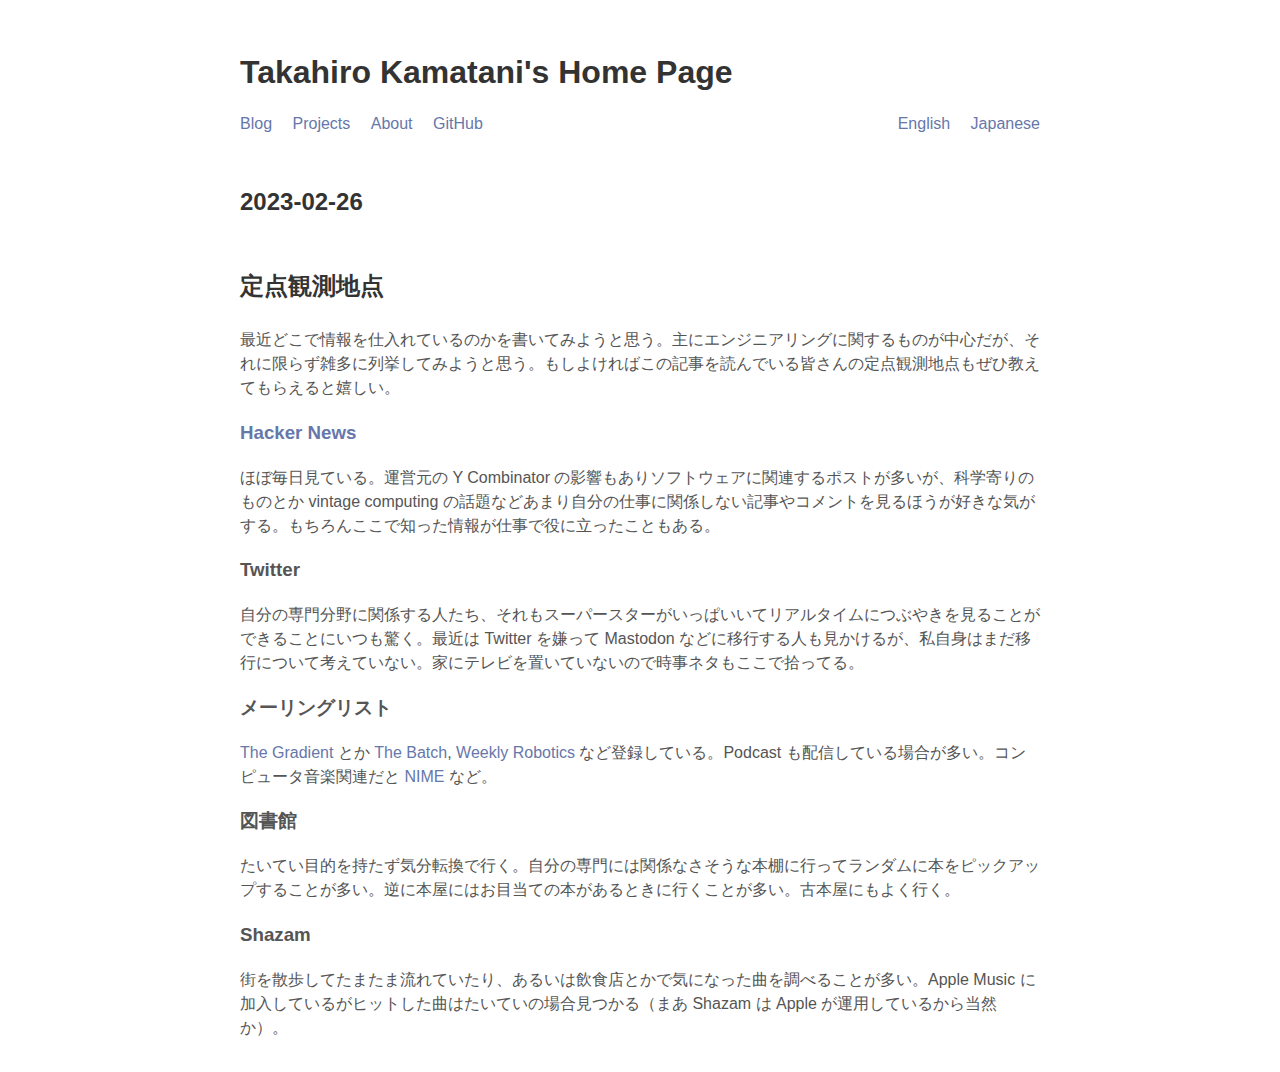
<file: blog/collecting-information_ja.html>
<!DOCTYPE html>
<html>
    <head>
        <title>Takahiro Kamatani's Home Page - 定点観測地点</title>

        <meta charset="utf-8">
        <meta name="viewport" content="width=device-width,initial-scale=1,maximum-scale=1,user-scalable=no">

        <meta name="keywords" content="Takahiro Kamatani,buhii,tkamatani">
        <meta name="description" content="A programmer living in Tokyo">
        <link rel="stylesheet" type="text/css" href="/media/base.css">
        <link rel="icon" type="image/png" href="/favicon.png" />

        <!-- Google tag (gtag.js) -->
        <script async src="https://www.googletagmanager.com/gtag/js?id=G-C1M3G1THHL"></script>
        <script>
          window.dataLayer = window.dataLayer || [];
          function gtag(){dataLayer.push(arguments);}
          gtag('js', new Date());

          gtag('config', 'G-C1M3G1THHL');
        </script>
    </head>
    <body>
        <h1><a href="/">Takahiro Kamatani's Home Page</a></h1>
        <div class="nav">
            
            <a href="/blog/index_ja.html">Blog</a>
            
            <a href="/projects/">Projects</a>
            <a href="/">About</a>
            <a href="https://github.com/buhii/">GitHub</a>

            
            <span class="lang-option">
                <a href="collecting-information.html">English</a>
                <a href="collecting-information_ja.html">Japanese</a>
            </span>
            
        </div>

        

  <div class="article-container">
    <span class="article-date"><h2>2023-02-26</h2></span>
    <span class="article-content">
      <h2>定点観測地点</h2>
<p>最近どこで情報を仕入れているのかを書いてみようと思う。主にエンジニアリングに関するものが中心だが、それに限らず雑多に列挙してみようと思う。もしよければこの記事を読んでいる皆さんの定点観測地点もぜひ教えてもらえると嬉しい。</p>
<!-- more -->
<h3><a href="https://news.ycombinator.com/">Hacker News</a></h3>
<p>ほぼ毎日見ている。運営元の Y Combinator の影響もありソフトウェアに関連するポストが多いが、科学寄りのものとか vintage computing の話題などあまり自分の仕事に関係しない記事やコメントを見るほうが好きな気がする。もちろんここで知った情報が仕事で役に立ったこともある。</p>
<h3>Twitter</h3>
<p>自分の専門分野に関係する人たち、それもスーパースターがいっぱいいてリアルタイムにつぶやきを見ることができることにいつも驚く。最近は Twitter を嫌って Mastodon などに移行する人も見かけるが、私自身はまだ移行について考えていない。家にテレビを置いていないので時事ネタもここで拾ってる。</p>
<h3>メーリングリスト</h3>
<p><a href="https://thegradient.pub/">The Gradient</a> とか <a href="https://www.deeplearning.ai/the-batch/">The Batch</a>, <a href="https://www.weeklyrobotics.com/">Weekly Robotics</a> など登録している。Podcast も配信している場合が多い。コンピュータ音楽関連だと <a href="https://www.nime.org/list/">NIME</a> など。</p>
<h3>図書館</h3>
<p>たいてい目的を持たず気分転換で行く。自分の専門には関係なさそうな本棚に行ってランダムに本をピックアップすることが多い。逆に本屋にはお目当ての本があるときに行くことが多い。古本屋にもよく行く。</p>
<h3>Shazam</h3>
<p>街を散歩してたまたま流れていたり、あるいは飲食店とかで気になった曲を調べることが多い。Apple Music に加入しているがヒットした曲はたいていの場合見つかる（まあ Shazam は Apple が運用しているから当然か）。</p>

    </span>
  </div>

    </body>
</html>
</file>
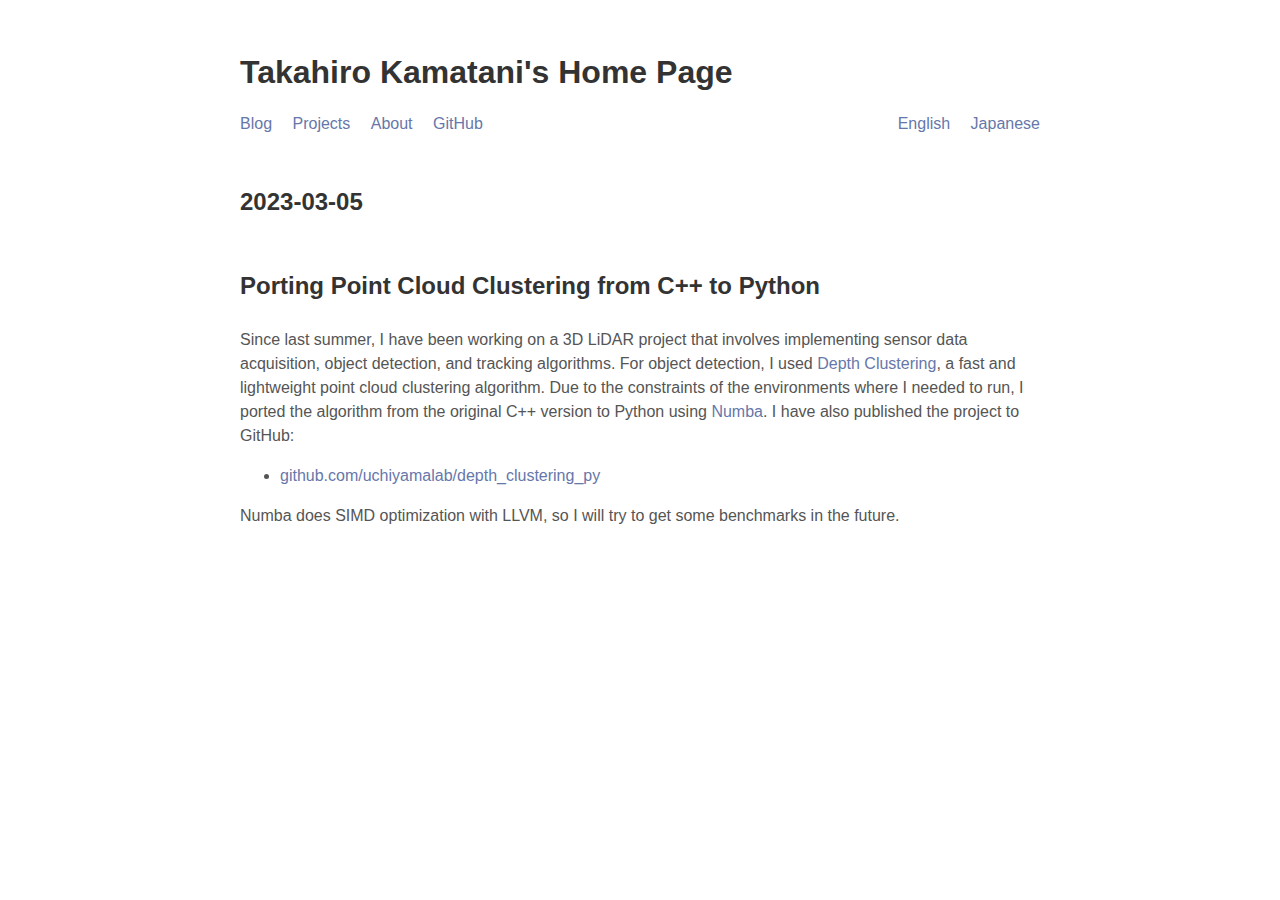
<file: blog/depth-clustering.html>
<!DOCTYPE html>
<html>
    <head>
        <title>Takahiro Kamatani's Home Page - Porting Point Cloud Clustering from C++ to Python</title>

        <meta charset="utf-8">
        <meta name="viewport" content="width=device-width,initial-scale=1,maximum-scale=1,user-scalable=no">

        <meta name="description" content="Takahiro Kamatani">

        <meta property="og:type" content="website">
        <meta property="og:title" content="Takahiro Kamatani's Home Page">
        <meta property="og:description" content="Takahiro Kamatani's Home Page">
        <meta property="og:site_name" content="Takahiro Kamatani's Home Page">
        <meta property="og:image" content="/media/ogp.png">
        <meta property="og:image:width" content="736">
        <meta property="og:image:height" content="385">

        <link rel="preconnect" href="https://fonts.googleapis.com">
        <link rel="preconnect" href="https://fonts.gstatic.com" crossorigin>
        <link href="https://fonts.googleapis.com/css2?family=Text+Me+One&display=swap" rel="stylesheet">
        <link rel="stylesheet" type="text/css" href="/media/base.css">
        <link rel="icon" type="image/png" href="/favicon.png" />

        <!-- Google tag (gtag.js) -->
        <script async src="https://www.googletagmanager.com/gtag/js?id=G-C1M3G1THHL"></script>
        <script>
          window.dataLayer = window.dataLayer || [];
          function gtag(){dataLayer.push(arguments);}
          gtag('js', new Date());

          gtag('config', 'G-C1M3G1THHL');
        </script>
    </head>
    <body>
        <h1><a href="/">Takahiro Kamatani's Home Page</a></h1>
        <div class="nav">
            
            <a href="/blog/">Blog</a>
            
            <a href="/projects/">Projects</a>
            <a href="/">About</a>
            <a href="https://github.com/buhii/">GitHub</a>

            
            <span class="lang-option">
                <a href="depth-clustering.html">English</a>
                <a href="depth-clustering_ja.html">Japanese</a>
            </span>
            
        </div>

        

  <div class="article-container">
    <span class="article-date"><h2>2023-03-05</h2></span>
    <span class="article-content">
      <h2>Porting Point Cloud Clustering from C++ to Python</h2>
<p>Since last summer, I have been working on a 3D LiDAR project that involves implementing sensor data acquisition, object detection, and tracking algorithms. For object detection, I used <a href="https://github.com/PRBonn/depth_clustering">Depth Clustering</a>, a fast and lightweight point cloud clustering algorithm. Due to the constraints of the environments where I needed to run, I ported the algorithm from the original C++ version to Python using <a href="https://numba.pydata.org/">Numba</a>. I have also published the project to GitHub:</p>
<ul>
<li><a href="https://github.com/uchiyamalab/depth_clustering_py">github.com/uchiyamalab/depth_clustering_py</a></li>
</ul>
<p>Numba does SIMD optimization with LLVM, so I will try to get some benchmarks in the future.</p>

    </span>
  </div>

    </body>
</html>
</file>
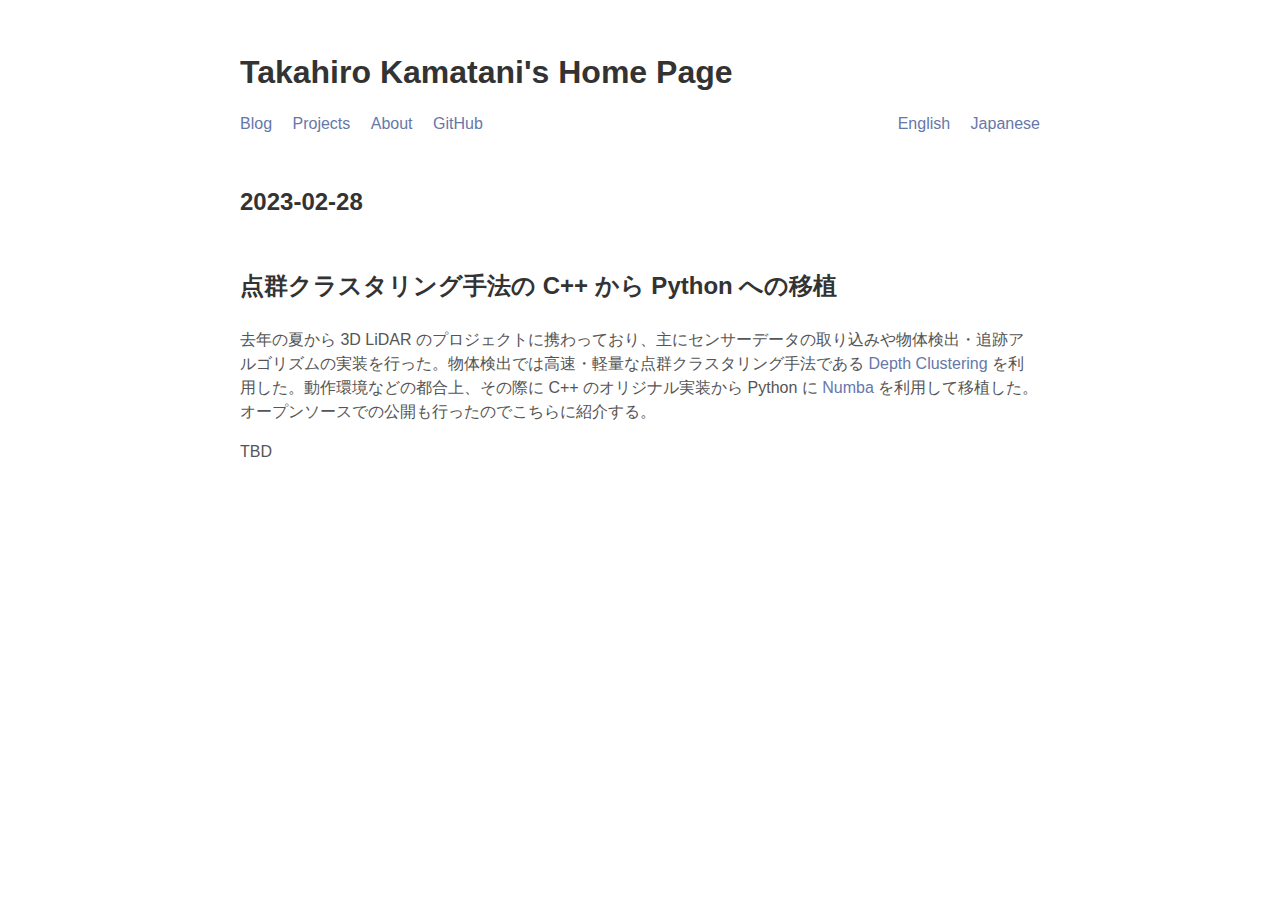
<file: blog/depth-clustering_ja.html>
<!DOCTYPE html>
<html>
    <head>
        <title>Takahiro Kamatani's Home Page - 点群クラスタリング手法の C++ から Python への移植</title>

        <meta charset="utf-8">
        <meta name="viewport" content="width=device-width,initial-scale=1,maximum-scale=1,user-scalable=no">

        <meta name="keywords" content="Takahiro Kamatani,buhii,tkamatani">
        <meta name="description" content="An engineer living in Tokyo">

        <link rel="preconnect" href="https://fonts.googleapis.com">
        <link rel="preconnect" href="https://fonts.gstatic.com" crossorigin>
        <link href="https://fonts.googleapis.com/css2?family=Text+Me+One&display=swap" rel="stylesheet">
        <link rel="stylesheet" type="text/css" href="/media/base.css">
        <link rel="icon" type="image/png" href="/favicon.png" />

        <!-- Google tag (gtag.js) -->
        <script async src="https://www.googletagmanager.com/gtag/js?id=G-C1M3G1THHL"></script>
        <script>
          window.dataLayer = window.dataLayer || [];
          function gtag(){dataLayer.push(arguments);}
          gtag('js', new Date());

          gtag('config', 'G-C1M3G1THHL');
        </script>
    </head>
    <body>
        <h1><a href="/">Takahiro Kamatani's Home Page</a></h1>
        <div class="nav">
            
            <a href="/blog/index_ja.html">Blog</a>
            
            <a href="/projects/">Projects</a>
            <a href="/">About</a>
            <a href="https://github.com/buhii/">GitHub</a>

            
            <span class="lang-option">
                <a href="depth-clustering.html">English</a>
                <a href="depth-clustering_ja.html">Japanese</a>
            </span>
            
        </div>

        

  <div class="article-container">
    <span class="article-date"><h2>2023-02-28</h2></span>
    <span class="article-content">
      <h2>点群クラスタリング手法の C++ から Python への移植</h2>
<p>去年の夏から 3D LiDAR のプロジェクトに携わっており、主にセンサーデータの取り込みや物体検出・追跡アルゴリズムの実装を行った。物体検出では高速・軽量な点群クラスタリング手法である <a href="https://github.com/PRBonn/depth_clustering">Depth Clustering</a> を利用した。動作環境などの都合上、その際に C++ のオリジナル実装から Python に <a href="https://numba.pydata.org/">Numba</a> を利用して移植した。オープンソースでの公開も行ったのでこちらに紹介する。</p>
<!-- more -->
<p>TBD</p>

    </span>
  </div>

    </body>
</html>
</file>
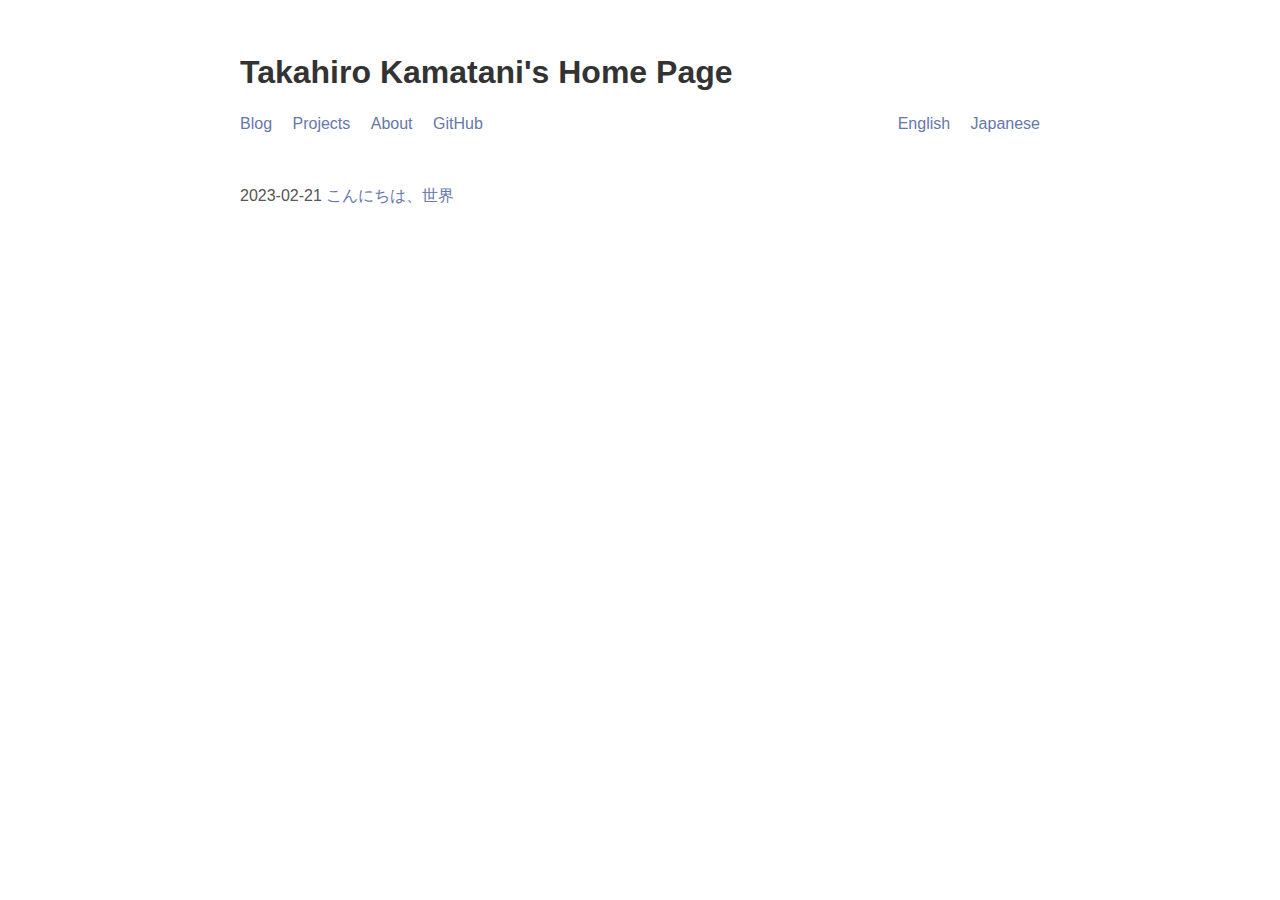
<file: blog/index_ja.html>
<!DOCTYPE html>
<html>
    <head>
        <title>Takahiro Kamatani's Home Page</title>

        <meta charset="utf-8">
        <meta name="viewport" content="width=device-width,initial-scale=1,maximum-scale=1,user-scalable=no">

        <meta name="keywords" content="Takahiro Kamatani,buhii,tkamatani">
        <meta name="description" content="A programmer living in Tokyo">
        <link rel="stylesheet" type="text/css" href="/media/base.css">
        <link rel="icon" type="image/png" href="/favicon.png" />

        <!-- Google tag (gtag.js) -->
        <script async src="https://www.googletagmanager.com/gtag/js?id=G-C1M3G1THHL"></script>
        <script>
          window.dataLayer = window.dataLayer || [];
          function gtag(){dataLayer.push(arguments);}
          gtag('js', new Date());

          gtag('config', 'G-C1M3G1THHL');
        </script>
    </head>
    <body>
        <h1><a href="/">Takahiro Kamatani's Home Page</a></h1>
        <div class="nav">
            
            <a href="/blog/index_ja.html">Blog</a>
            
            <a href="/projects/">Projects</a>
            <a href="/">About</a>
            <a href="https://github.com/buhii/">GitHub</a>

            
            <span class="lang-option">
                <a href="/blog/index.html">English</a>
                <a href="/blog/index_ja.html">Japanese</a>
            </span>
            
        </div>

        

<div class="article-list">

  
  <div class="article-container">
    <span class="article-list-date">
      2023-02-21
    </span>
    <span class="article-list-title">
      <a href="moi_ja.html">
        こんにちは、世界
      </a>
    </span>
  </div>
  

</div>


    </body>
</html>
</file>
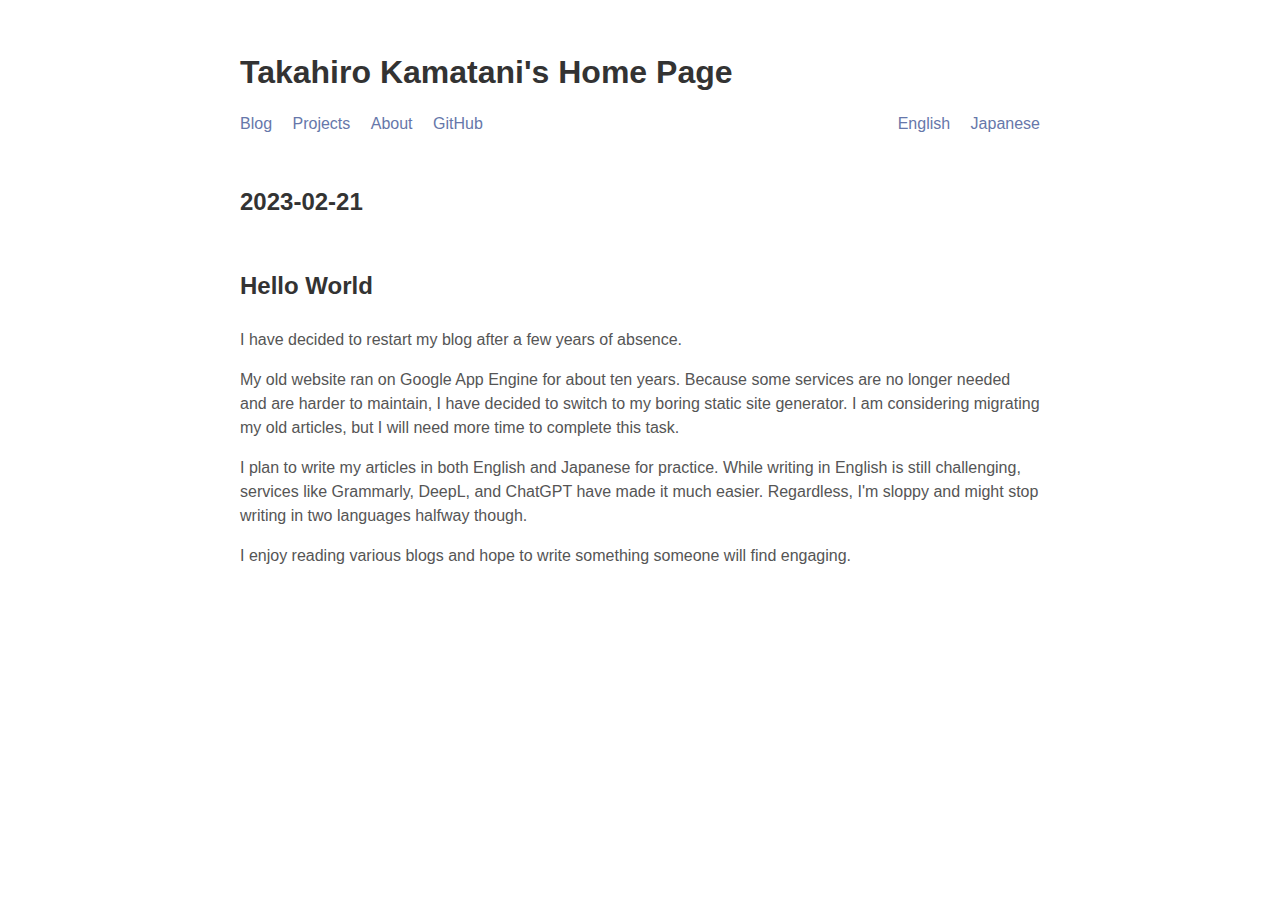
<file: blog/moi.html>
<!DOCTYPE html>
<html>
    <head>
        <title>Takahiro Kamatani's Home Page</title>

        <meta charset="utf-8">
        <meta name="viewport" content="width=device-width,initial-scale=1,maximum-scale=1,user-scalable=no">

        <meta name="keywords" content="Takahiro Kamatani,buhii,tkamatani">
        <meta name="description" content="A programmer living in Tokyo">
        <link rel="stylesheet" type="text/css" href="/media/base.css">
        <link rel="icon" type="image/png" href="/favicon.png" />
    </head>
    <body>
        <h1><a href="/">Takahiro Kamatani's Home Page</a></h1>
        <div class="nav">
            <a href="/blog/">Blog</a>
            <a href="/projects/">Projects</a>
            <a href="/">About</a>
            <a href="https://github.com/buhii/">GitHub</a>

            
            <span class="lang-option">
                <a href="moi.html">English</a>
                <a href="moi_ja.html">Japanese</a>
            </span>
            
        </div>

        

  <div class="article-container">
    <span class="article-date"><h2>2023-02-21</h2></span>
    <span class="article-content">
      <h2>Hello World</h2>
<p>I have decided to restart my blog after a few years of absence.</p>
<p>My old website ran on Google App Engine for about ten years. Because some services are no longer needed and are harder to maintain, I have decided to switch to my boring static site generator. I am considering migrating my old articles, but I will need more time to complete this task.</p>
<p>I plan to write my articles in both English and Japanese for practice. While writing in English is still challenging, services like Grammarly, DeepL, and ChatGPT have made it much easier. Regardless, I'm sloppy and might stop writing in two languages halfway though.</p>
<p>I enjoy reading various blogs and hope to write something someone will find engaging.</p>

    </span>
  </div>

    </body>
</html>
</file>
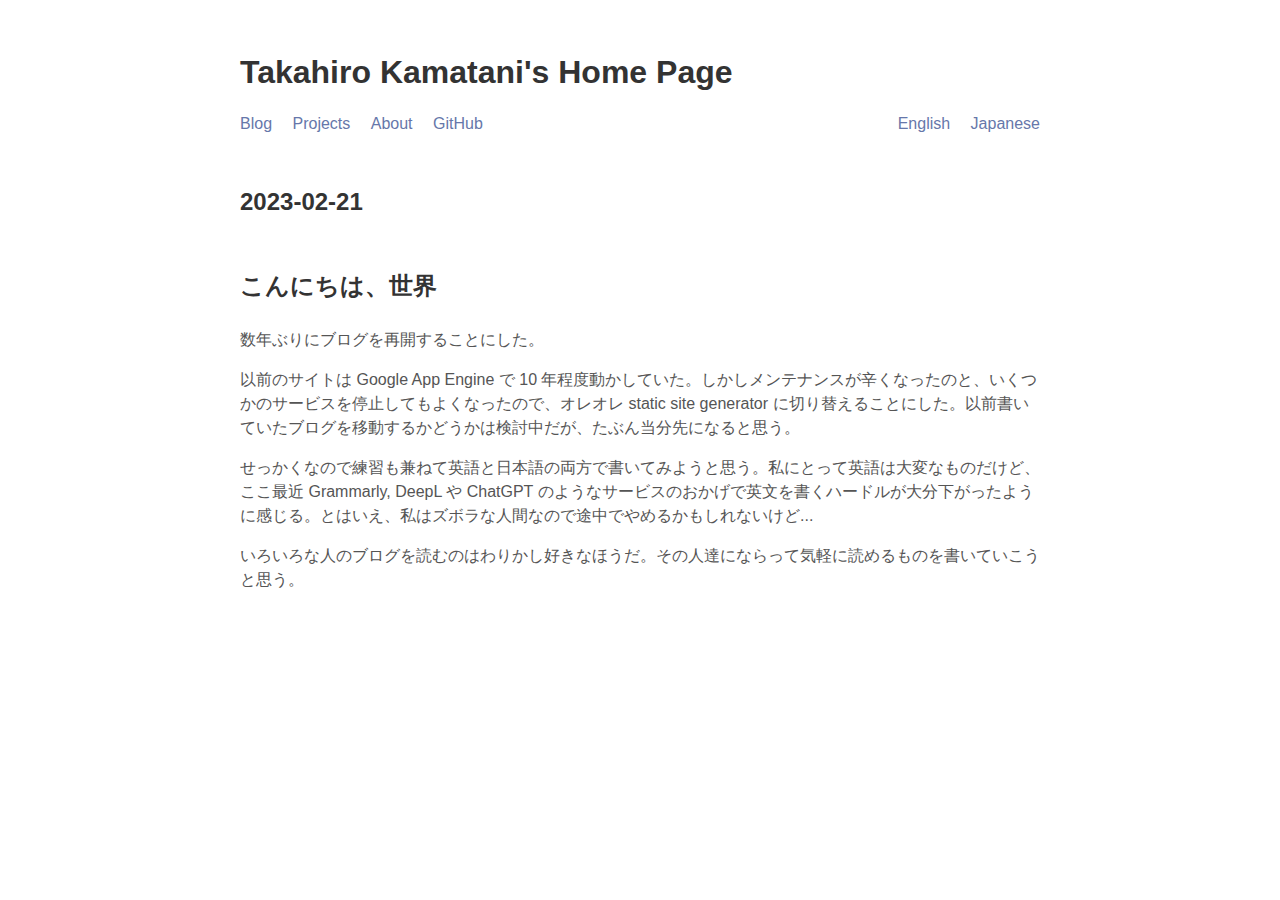
<file: blog/moi_ja.html>
<!DOCTYPE html>
<html>
    <head>
        <title>Takahiro Kamatani's Home Page</title>

        <meta charset="utf-8">
        <meta name="viewport" content="width=device-width,initial-scale=1,maximum-scale=1,user-scalable=no">

        <meta name="keywords" content="Takahiro Kamatani,buhii,tkamatani">
        <meta name="description" content="A programmer living in Tokyo">
        <link rel="stylesheet" type="text/css" href="/media/base.css">
        <link rel="icon" type="image/png" href="/favicon.png" />
    </head>
    <body>
        <h1><a href="/">Takahiro Kamatani's Home Page</a></h1>
        <div class="nav">
            <a href="/blog/">Blog</a>
            <a href="/projects/">Projects</a>
            <a href="/">About</a>
            <a href="https://github.com/buhii/">GitHub</a>

            
            <span class="lang-option">
                <a href="moi.html">English</a>
                <a href="moi_ja.html">Japanese</a>
            </span>
            
        </div>

        

  <div class="article-container">
    <span class="article-date"><h2>2023-02-21</h2></span>
    <span class="article-content">
      <h2>こんにちは、世界</h2>
<p>数年ぶりにブログを再開することにした。</p>
<p>以前のサイトは Google App Engine で 10 年程度動かしていた。しかしメンテナンスが辛くなったのと、いくつかのサービスを停止してもよくなったので、オレオレ static site generator に切り替えることにした。以前書いていたブログを移動するかどうかは検討中だが、たぶん当分先になると思う。</p>
<p>せっかくなので練習も兼ねて英語と日本語の両方で書いてみようと思う。私にとって英語は大変なものだけど、ここ最近 Grammarly, DeepL や ChatGPT のようなサービスのおかげで英文を書くハードルが大分下がったように感じる。とはいえ、私はズボラな人間なので途中でやめるかもしれないけど...</p>
<p>いろいろな人のブログを読むのはわりかし好きなほうだ。その人達にならって気軽に読めるものを書いていこうと思う。</p>

    </span>
  </div>

    </body>
</html>
</file>
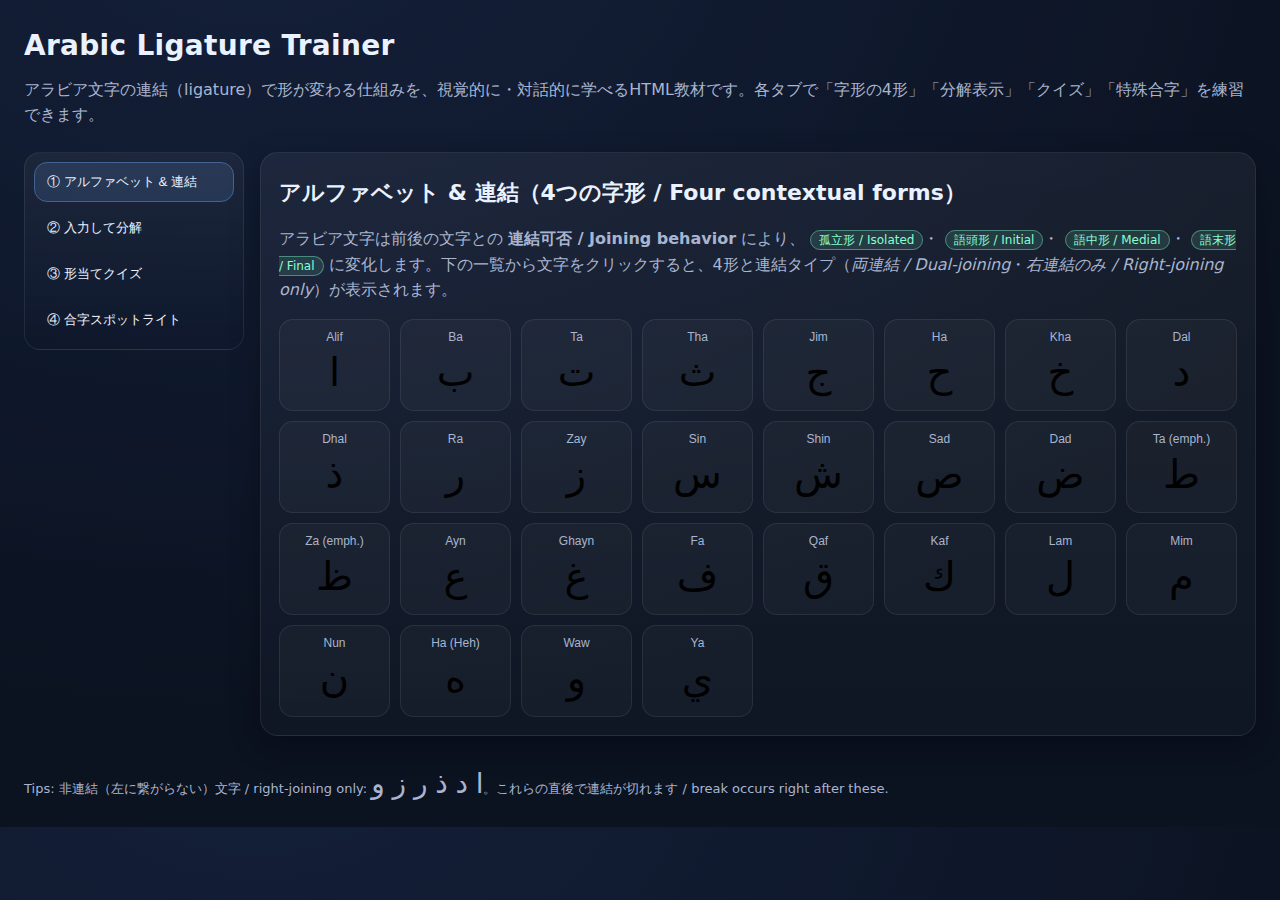
<file: sandbox/arabic/arabic_ligature_trainer.html>
<!DOCTYPE html>
<html lang="ja">
<head>
  <meta charset="utf-8" />
  <meta name="viewport" content="width=device-width, initial-scale=1" />
  <title>Arabic Ligature Trainer – HTML教材</title>
  <style>
    :root {
      --bg: #0b1220;
      --panel: #121a2b;
      --ink: #eaf2ff;
      --muted: #a9b5d0;
      --brand: #6fb1ff;
      --accent: #84ffcf;
      --danger: #ff8aa1;
    }
    * { box-sizing: border-box; }
    body {
      margin: 0; padding: 24px; color: var(--ink); background: radial-gradient(1200px 800px at 20% -10%, #14203a, var(--bg));
      font: 16px/1.6 system-ui, -apple-system, Segoe UI, Roboto, "Noto Sans JP", Arial, sans-serif;
    }
    h1 { font-size: 28px; margin: 0 0 8px; letter-spacing: .3px; }
    .sub { color: var(--muted); margin-bottom: 24px; }

    .tabs { display: grid; grid-template-columns: 220px 1fr; gap: 16px; align-items: start; }
    .menu {
      position: sticky; top: 16px; display: flex; flex-direction: column; gap: 8px;
      background: linear-gradient(180deg, rgba(255,255,255,.05), rgba(255,255,255,0));
      border: 1px solid rgba(255,255,255,.08); border-radius: 16px; padding: 10px;
    }
    .menu button {
      appearance: none; border: 0; text-align: left; padding: 10px 12px; border-radius: 12px; cursor: pointer;
      background: transparent; color: var(--ink);
    }
    .menu button.active { background: rgba(111,177,255,.14); outline: 1px solid rgba(111,177,255,.45); }

    .panel {
      background: linear-gradient(180deg, rgba(255,255,255,.05), rgba(255,255,255,.02));
      border: 1px solid rgba(255,255,255,.08); border-radius: 18px; padding: 18px; box-shadow: 0 10px 30px rgba(0,0,0,.3);
    }
    .panel h2 { margin: 4px 0 12px; font-size: 22px; }
    .panel p { color: var(--muted); }

    .grid { display: grid; grid-template-columns: repeat(auto-fit, minmax(110px, 1fr)); gap: 10px; margin-top: 12px; }
    .card { background: rgba(255,255,255,.03); border: 1px solid rgba(255,255,255,.08); border-radius: 14px; padding: 10px; }
    .badge { font-size: 12px; color: var(--muted); }

    .arabic {
      font-size: 40px; line-height: 1.4; text-align: center; direction: rtl; unicode-bidi: bidi-override;
      font-family: "Noto Naskh Arabic", "Amiri", "Scheherazade", "Segoe UI", Arial, system-ui, sans-serif;
    }
    .arabic.small { font-size: 28px; }

    .samples { display: grid; grid-template-columns: repeat(4, minmax(120px, 1fr)); gap: 6px; margin-top: 8px; }
    .samples .chunk { padding: 8px; border-radius: 12px; background: rgba(255,255,255,.04); border: 1px solid rgba(255,255,255,.08); }
    .samples .label { display: block; font-size: 12px; color: var(--muted); margin-bottom: 6px; text-align: center; }

    .row { display: flex; gap: 8px; align-items: center; }
    input[type="text"], textarea, select {
      width: 100%; background: rgba(255,255,255,.05); border: 1px solid rgba(255,255,255,.12); color: var(--ink);
      padding: 10px 12px; border-radius: 12px; outline: none;
    }
    .btn {
      appearance: none; border: 0; background: linear-gradient(180deg, rgba(111,177,255,.9), rgba(111,177,255,.6));
      color: #0b1529; font-weight: 700; padding: 10px 14px; border-radius: 12px; cursor: pointer; box-shadow: 0 6px 16px rgba(111,177,255,.3);
    }
    .btn.ghost { background: rgba(255,255,255,.06); color: var(--ink); box-shadow: none; border: 1px solid rgba(255,255,255,.1); }

    .pill { padding: 2px 8px; border-radius: 999px; font-size: 12px; background: rgba(132,255,207,.12); color: var(--accent); border: 1px solid rgba(132,255,207,.4); }

    .decompose { display: grid; gap: 8px; margin-top: 10px; }
    .glyph { display: inline-flex; flex-direction: column; align-items: center; gap: 3px; margin: 6px; padding: 6px 8px; border-radius: 8px; border: 1px dashed rgba(255,255,255,.2); }
    .glyph .code { font-size: 12px; color: var(--muted); }

    .helper { font-size: 13px; color: var(--muted); }
    .hl-break { color: var(--danger); }

    .quiz { display: grid; gap: 12px; grid-template-columns: 1fr; align-items: start; }
    .quiz .question { text-align: center; font-size: 56px; direction: rtl; unicode-bidi: bidi-override; margin-top: 6px; }
    .choices { display: grid; grid-template-columns: repeat(auto-fit, minmax(120px, 1fr)); gap: 8px; }
    .choices button { padding: 10px; border-radius: 12px; border: 1px solid rgba(255,255,255,.12); background: rgba(255,255,255,.04); color: var(--ink); cursor: pointer; }
    .choices button.correct { outline: 2px solid rgba(132,255,207,.6); }
    .choices button.wrong { outline: 2px solid rgba(255,138,161,.7); }

    .spot { display: grid; grid-template-columns: 1fr 1fr; gap: 14px; align-items: center; margin-top: 6px; }
    .spot .big { font-size: 64px; direction: rtl; unicode-bidi: bidi-override; text-align: center; }
    .spot .explain { color: var(--muted); }

    footer { margin-top: 28px; color: var(--muted); font-size: 13px; }
  </style>
</head>
<body>
  <h1>Arabic Ligature Trainer</h1>
  <div class="sub">アラビア文字の連結（ligature）で形が変わる仕組みを、視覚的に・対話的に学べるHTML教材です。各タブで「字形の4形」「分解表示」「クイズ」「特殊合字」を練習できます。</div>

  <div class="tabs">
    <nav class="menu" aria-label="Sections">
      <button class="active" data-tab="alphabet">① アルファベット & 連結</button>
      <button data-tab="type">② 入力して分解</button>
      <button data-tab="quiz">③ 形当てクイズ</button>
      <button data-tab="ligature">④ 合字スポットライト</button>
    </nav>

    <section id="alphabet" class="panel" role="region" aria-labelledby="alphabet-title">
      <h2 id="alphabet-title">アルファベット & 連結（4つの字形 / Four contextual forms）</h2>
      <p>
        アラビア文字は前後の文字との <strong>連結可否 / Joining behavior</strong> により、
        <span class="pill">孤立形 / Isolated</span>・
        <span class="pill">語頭形 / Initial</span>・
        <span class="pill">語中形 / Medial</span>・
        <span class="pill">語末形 / Final</span> に変化します。下の一覧から文字をクリックすると、4形と連結タイプ（<em>両連結 / Dual-joining</em>・<em>右連結のみ / Right-joining only</em>）が表示されます。
      </p>
      <div class="grid" id="letterGrid" aria-live="polite"></div>
      <div id="letterDetail" class="card" style="margin-top:12px; display:none"></div>
    </section>

    <section id="type" class="panel" style="display:none" role="region" aria-labelledby="type-title">
      <h2 id="type-title">入力して分解（境界を“見える化” / Decompose & visualize joins）</h2>
      <p>アラビア語の単語を入力すると、通常表示と <strong>分解表示 / Decomposed</strong>（1文字ずつの枠・U+コード・連結タイプ）を表示します。連結が<strong>切れる位置 / Break points</strong>は <span class="hl-break">赤</span> で示します。</p>
      <div class="row" style="flex-wrap:wrap">
        <input id="arabicInput" type="text" placeholder="ここにアラビア語を入力（例: العربية أو كتاب）" aria-label="Arabic input" />
        <button class="btn" id="speakBtn" title="読み上げ">🔊 読み上げ</button>
        <button class="btn ghost" id="spellBtn" title="1文字ずつ読む">🔠 一文字ずつ</button>
        <button class="btn ghost" id="repeatHardBtn" title="難読箇所（語中形）を繰り返す">🎯 難読箇所リピート</button>
      </div>
      <div class="row" style="flex-wrap:wrap">
        <select id="voiceSelect" aria-label="Voice select" style="max-width:280px"></select>
        <label class="helper">速度 / Rate <input type="range" id="rateRange" min="0.4" max="1.4" step="0.05" value="0.9"/></label>
        <label class="helper">高さ / Pitch <input type="range" id="pitchRange" min="0.6" max="1.4" step="0.05" value="1.0"/></label>
      </div>
      <div class="decompose">
        <div><div class="badge">通常表示 / Normal</div><div id="renderNormal" class="arabic"></div></div>
        <div>
          <div class="badge">分解表示（1字ごと） / Decomposed</div>
          <div id="renderBoxes" class="arabic small" style="text-align:left; direction:ltr"></div>
          <div class="helper" id="joinReport"></div>
        </div>
      </div>
    </section>

    <section id="quiz" class="panel" style="display:none" role="region" aria-labelledby="quiz-title">
      <h2 id="quiz-title">形当てクイズ（語頭・語中・語末 / Initial · Medial · Final）</h2>
      <p>表示された <strong>連結中の形</strong> が、どの基本文字に対応するか当ててください。練習に最適な <em>両連結 / Dual-joining</em> の文字から出題します。</p>
      <div class="quiz">
        <div class="badge">問題 / Question</div>
        <div id="quizQ" class="question">ــبــ</div>
        <div class="choices" id="quizChoices"></div>
        <div class="row">
          <button class="btn" id="nextQuiz">次の問題 / Next</button>
          <div id="quizInfo" class="helper"></div>
        </div>
      </div>
    </section>

    <section id="ligature" class="panel" style="display:none" role="region" aria-labelledby="ligature-title">
      <h2 id="ligature-title">合字スポットライト：لا（ラーム+アリフ） / Ligature Spotlight: لا (lam + alif)</h2>
      <div class="spot">
        <div>
          <div class="badge">合字 / Ligature</div>
          <div class="big">لا</div>
        </div>
        <div class="explain">
          <p><strong>ل</strong>（Lām）と <strong>ا</strong>（Alif）が続くと、しばしば 1 文字のような合字 <strong>لا</strong> として組まれます（見た目は1字でも <em>実際は2文字</em>）。</p>
          <div class="arabic small" style="text-align:center">ل + ا → لا</div>
          <p>英語表記 / English: <em>lam–alif ligature</em>. 分解表示で <strong>境界 / boundary</strong> を確認しましょう。</p>
        </div>
      </div>
    </section>
  </div>

  <footer>
    Tips: 非連結（左に繋がらない）文字 / right-joining only: <span class="arabic small" title="右連結のみ / Right-joining only">ا د ذ ر ز و</span>。これらの直後で連結が切れます / break occurs right after these.
  </footer>

  <script>
   // === データ定義 ===
   const RIGHT_JOIN_ONLY = new Set(["ا","د","ذ","ر","ز","و"]); // 左側に連結しない / Right-joining only
   const LETTERS = [
       {ch:"ا", name:"Alif"}, {ch:"ب", name:"Ba"}, {ch:"ت", name:"Ta"}, {ch:"ث", name:"Tha"},
       {ch:"ج", name:"Jim"}, {ch:"ح", name:"Ha"}, {ch:"خ", name:"Kha"}, {ch:"د", name:"Dal"},
       {ch:"ذ", name:"Dhal"}, {ch:"ر", name:"Ra"}, {ch:"ز", name:"Zay"}, {ch:"س", name:"Sin"},
       {ch:"ش", name:"Shin"}, {ch:"ص", name:"Sad"}, {ch:"ض", name:"Dad"}, {ch:"ط", name:"Ta (emph.)"},
       {ch:"ظ", name:"Za (emph.)"}, {ch:"ع", name:"Ayn"}, {ch:"غ", name:"Ghayn"}, {ch:"ف", name:"Fa"},
       {ch:"ق", name:"Qaf"}, {ch:"ك", name:"Kaf"}, {ch:"ل", name:"Lam"}, {ch:"م", name:"Mim"},
       {ch:"ن", name:"Nun"}, {ch:"ه", name:"Ha (Heh)"}, {ch:"و", name:"Waw"}, {ch:"ي", name:"Ya"},
   ];
   function joinType(ch){ return RIGHT_JOIN_ONLY.has(ch) ? "右連結のみ / Right-joining only" : "両連結 / Dual-joining"; }

   // 連結サンプル生成（実際のタトウィール文字を使用）
   const TATWEEL = "ـ";
   function samples(ch){
       const isRightOnly = RIGHT_JOIN_ONLY.has(ch);
       return {
           iso: ch,
           ini: ch + TATWEEL, // 語頭 / Initial
               med: isRightOnly ? ch : TATWEEL + ch + TATWEEL, // 語中 / Medial
               fin: TATWEEL + ch, // 語末 / Final
               note: isRightOnly ? "※ この文字は左側に連結しません / does not join to the following letter (left)" : ""
       };
   }

   // === UI: タブ ===
   const tabs = document.querySelectorAll('.menu button');
   const sections = {
       alphabet: document.getElementById('alphabet'),
       type: document.getElementById('type'),
       quiz: document.getElementById('quiz'),
       ligature: document.getElementById('ligature'),
   };
   tabs.forEach(b=>b.addEventListener('click',()=>{
       tabs.forEach(x=>x.classList.remove('active'));
       b.classList.add('active');
       const key = b.dataset.tab;
       Object.entries(sections).forEach(([k,el])=> el.style.display = (k===key? 'block':'none'));
   }));

   // === アルファベット一覧 ===
   const grid = document.getElementById('letterGrid');
   const detail = document.getElementById('letterDetail');
   function renderGrid(){
       grid.innerHTML = '';
       LETTERS.forEach((L)=>{
           const card = document.createElement('button');
           card.className = 'card'; card.style.cursor='pointer';
           card.innerHTML = `
          <div class="badge">${L.name}</div>
          <div class="arabic">${L.ch}</div>
           `;
           card.addEventListener('click', ()=> showDetail(L));
           grid.appendChild(card);
       });
   }
   function showDetail(L){
       const s = samples(L.ch);
       detail.style.display='block';
       detail.innerHTML = `
        <div class="row" style="justify-content:space-between; align-items:flex-end">
          <div>
            <div class="badge">選択中 / Selected</div>
            <div class="arabic">${L.ch}</div>
          </div>
          <div class="helper">名称 / Name: <strong>${L.name}</strong> ／ 連結タイプ / Joining type: <strong>${joinType(L.ch)}</strong></div>
        </div>
        ${s.note? `<div class="helper" style="margin-top:6px">${s.note}</div>`: ''}
        <div class="samples">
          <div class="chunk"><span class="label">孤立形 / Isolated</span><div class="arabic">${s.iso}</div></div>
          <div class="chunk"><span class="label">語頭形 / Initial</span><div class="arabic">${s.ini}</div></div>
          <div class="chunk"><span class="label">語中形 / Medial</span><div class="arabic">${s.med}</div></div>
          <div class="chunk"><span class="label">語末形 / Final</span><div class="arabic">${s.fin}</div></div>
        </div>
        `;
   }
   renderGrid();

   // === 入力して分解 ===
   const input = document.getElementById('arabicInput');
   const normal = document.getElementById('renderNormal');
   const boxes = document.getElementById('renderBoxes');
   const joinReport = document.getElementById('joinReport');

   const NAME_BY_CHAR = Object.fromEntries(LETTERS.map(L=>[L.ch, L.name]));
   function toCode(u){ return 'U+' + u.codePointAt(0).toString(16).toUpperCase().padStart(4,'0'); }

   function analyze(str){
       const chars = Array.from(str);
       normal.textContent = str;

       boxes.innerHTML = '';
       const breaks = [];
       for (let i=0; i<chars.length; i++){
           const ch = chars[i];
           const span = document.createElement('span');
           span.className = 'glyph';
           span.innerHTML = `<div class="arabic small" style="margin:0;">${ch === ' ' ? '␠' : ch}</div><div class="code">${ch === ' ' ? 'SPACE' : toCode(ch)} ${NAME_BY_CHAR[ch] ? '('+NAME_BY_CHAR[ch]+')':''}</div>`;
           boxes.appendChild(span);

           if (ch === ' ') { breaks.push(i); continue; }
           const next = chars[i+1];
           const thisRightOnly = RIGHT_JOIN_ONLY.has(ch);
           const nextExists = !!next && next !== ' ';
           const nextJoinableRight = nextExists && !RIGHT_JOIN_ONLY.has(next);
           const willJoin = !thisRightOnly && nextJoinableRight;
           if (!willJoin && nextExists){ breaks.push(i); }
       }
       // セグメント（連結が切れない連続領域）と語中インデックスの推定
       const segments = [];
       let start = 0;
       if (chars.length > 0){
           for (const b of breaks){
               segments.push([start, b]);
               start = b + 1;
           }
           if (start <= chars.length - 1){
               segments.push([start, chars.length - 1]);
           }
       }
       const medialIndicesGlobal = [];
       for (const [s,e] of segments){
           const len = e - s + 1;
           if (len >= 3){
               for (let j = 1; j <= len - 2; j++){
                   const idx = s + j;
                   const ch = chars[idx];
                   if (ch !== ' ' && !RIGHT_JOIN_ONLY.has(ch)){
                       medialIndicesGlobal.push(idx);
                   }
               }
           }
       }
       window.__lastAnalysis = {chars, breaks, segments, medialIndicesGlobal};

       if (chars.length === 0){ joinReport.textContent = ''; return; }
       if (breaks.length){
           joinReport.innerHTML = '連結が切れる位置 / Break points: <span class="hl-break">' + breaks.map(i=> (i+1)).join(', ') + '</span>（左から数えたインデックス / 1-based） ／ 難読箇所（語中形候補）/ Hard medial candidates: ' + medialIndicesGlobal.length + ' 文字 / chars';
       } else {
           joinReport.textContent = 'すべて連結（推定） / All joined (estimated) ／ 難読箇所（語中形候補）/ Hard medial candidates: ' + medialIndicesGlobal.length + ' 文字 / chars';
       }
   }
   input.addEventListener('input', e=> analyze(e.target.value));

   // 読み上げ（Web Speech）拡張：ボイス選択・速度/高さ・1文字ずつ・難読箇所
   const speakBtn = document.getElementById('speakBtn');
   const spellBtn = document.getElementById('spellBtn');
   const repeatHardBtn = document.getElementById('repeatHardBtn');
   const voiceSelect = document.getElementById('voiceSelect');
   const rateRange = document.getElementById('rateRange');
   const pitchRange = document.getElementById('pitchRange');

   let voiceList = [];
   function loadVoices(){
       const all = window.speechSynthesis.getVoices();
       const ar = all.filter(v => v.lang && v.lang.toLowerCase().startsWith('ar'));
       const other = all.filter(v => !v.lang || !v.lang.toLowerCase().startsWith('ar'));
       voiceList = [...ar, ...other];
       voiceSelect.innerHTML = voiceList.map((v,i)=>`<option value="${i}">${v.name} (${v.lang||'unknown'})</option>`).join('');
       const idx = voiceList.findIndex(v => v.lang && v.lang.toLowerCase().startsWith('ar'));
       voiceSelect.selectedIndex = idx >= 0 ? idx : 0;
   }
   window.speechSynthesis.onvoiceschanged = loadVoices;
   if (window.speechSynthesis.getVoices().length) loadVoices();

   function speak(text){
       if(!text) return;
       const u = new SpeechSynthesisUtterance(text);
       u.lang = 'ar';
       const v = voiceList[voiceSelect.selectedIndex];
       if (v) u.voice = v;
       u.rate = parseFloat(rateRange.value)||1;
       u.pitch = parseFloat(pitchRange.value)||1;
       window.speechSynthesis.cancel();
       window.speechSynthesis.speak(u);
   }

   speakBtn.addEventListener('click', ()=>{
       const text = input.value.trim();
       speak(text);
   });

   spellBtn.addEventListener('click', ()=>{
       const text = input.value.trim();
       if (!text) return;
       const chars = Array.from(text).filter(c => c.trim() !== '');
       window.speechSynthesis.cancel();
       let delay = 0;
       const v = voiceList[voiceSelect.selectedIndex] || null;
       for (const ch of chars){
           const u = new SpeechSynthesisUtterance(ch);
           u.lang = 'ar';
           if (v) u.voice = v;
           u.rate = Math.max(0.4, (parseFloat(rateRange.value)||1) * 0.9);
           u.pitch = parseFloat(pitchRange.value)||1;
           setTimeout(()=> window.speechSynthesis.speak(u), delay);
           delay += 350;
       }
   });

   repeatHardBtn.addEventListener('click', ()=>{
       const A = window.__lastAnalysis;
       if (!A || !A.medialIndicesGlobal || !A.medialIndicesGlobal.length){
           return spellBtn.click();
       }
       window.speechSynthesis.cancel();
       let delay = 0;
       const v = voiceList[voiceSelect.selectedIndex] || null;
       for (const idx of A.medialIndicesGlobal){
           const ch = A.chars[idx];
           const u = new SpeechSynthesisUtterance(ch);
           u.lang = 'ar';
           if (v) u.voice = v;
           u.rate = Math.max(0.4, (parseFloat(rateRange.value)||1) * 0.9);
           u.pitch = parseFloat(pitchRange.value)||1;
           setTimeout(()=> window.speechSynthesis.speak(u), delay);
           delay += 380;
       }
   });

   // 初期例
   input.value = 'اللغة العربية جميلة';
   analyze(input.value);

   // === クイズ ===
   const DUAL = LETTERS.filter(L=> !RIGHT_JOIN_ONLY.has(L.ch));
   const quizQ = document.getElementById('quizQ');
   const quizChoices = document.getElementById('quizChoices');
   const quizInfo = document.getElementById('quizInfo');
   const nextQuiz = document.getElementById('nextQuiz');

   function pick(n, exclude){
       const pool = DUAL.filter(L=> L !== exclude);
       const arr = [];
       while (arr.length < n && pool.length){
           const i = Math.floor(Math.random()*pool.length);
           arr.push(pool.splice(i,1)[0]);
       }
       return arr;
   }

   function makeMedialForm(ch){ return TATWEEL + ch + TATWEEL; }
   function makeInitialForm(ch){ return ch + TATWEEL; }
   function makeFinalForm(ch){ return TATWEEL + ch; }

   function newQuiz(){
       quizInfo.textContent = '';
       quizChoices.innerHTML = '';
       const correct = DUAL[Math.floor(Math.random()*DUAL.length)];
       const mode = ['med','ini','fin'][Math.floor(Math.random()*3)];
       const shape = mode==='med'? makeMedialForm(correct.ch) : mode==='ini'? makeInitialForm(correct.ch) : makeFinalForm(correct.ch);
       quizQ.textContent = shape;
       const distractors = pick(3, correct);
       const options = [correct, ...distractors].sort(()=> Math.random()-0.5);
       options.forEach(opt=>{
           const b = document.createElement('button');
           b.textContent = opt.name + ' ' + opt.ch;
           b.addEventListener('click', ()=>{
               if (opt===correct){ b.classList.add('correct'); quizInfo.textContent = '正解！ / Correct!'; }
               else { b.classList.add('wrong'); quizInfo.textContent = `不正解… / Wrong. 正解 / Answer: ${correct.name} ${correct.ch}`; }
           });
           quizChoices.appendChild(b);
       });
   }
   nextQuiz.addEventListener('click', newQuiz);
   newQuiz();
  </script>
</body>
</html>
</file>
<file: media/base.css>
/* ref: https://jgthms.com/web-design-in-4-minutes */
body {
  margin: 0 auto;
  max-width: 50em;
  font-family: "Helvetica", "Arial", sans-serif;

  line-height: 1.5;
  padding: 1em 1em;
  color: #555;
}

h1 {
    margin-top: 1em;
    margin-bottom: 0.5em;
    color: #333;
}
h1 a {
    color: #333;
}
h1 a:hover {
    color: #333;
}
h2 {
    margin-top: 2em;
    margin-bottom: 1em;
    color: #333;
}
li {
    margin-top: 1em;
}

/* ref: https://stackoverflow.com/a/16012979 */
.blink {
  animation: blink-animation 1s steps(5, start) infinite;
  -webkit-animation: blink-animation 1s steps(5, start) infinite;
}
@keyframes blink-animation {
  to {
    visibility: hidden;
  }
}
@-webkit-keyframes blink-animation {
  to {
    visibility: hidden;
  }
}

/* some custom styles */

a {
    color: #6677aa;
    text-decoration: none !important;
}
a:hover {
    color: #0033df;
}

.introduction {
    margin-top: 1em;
}

.nav {
    margin-bottom: 3em;
}
.nav a + a {
    margin-left: 1em;
}

.lang-option {
    float: right;
    right: 0px;
}
</file>
